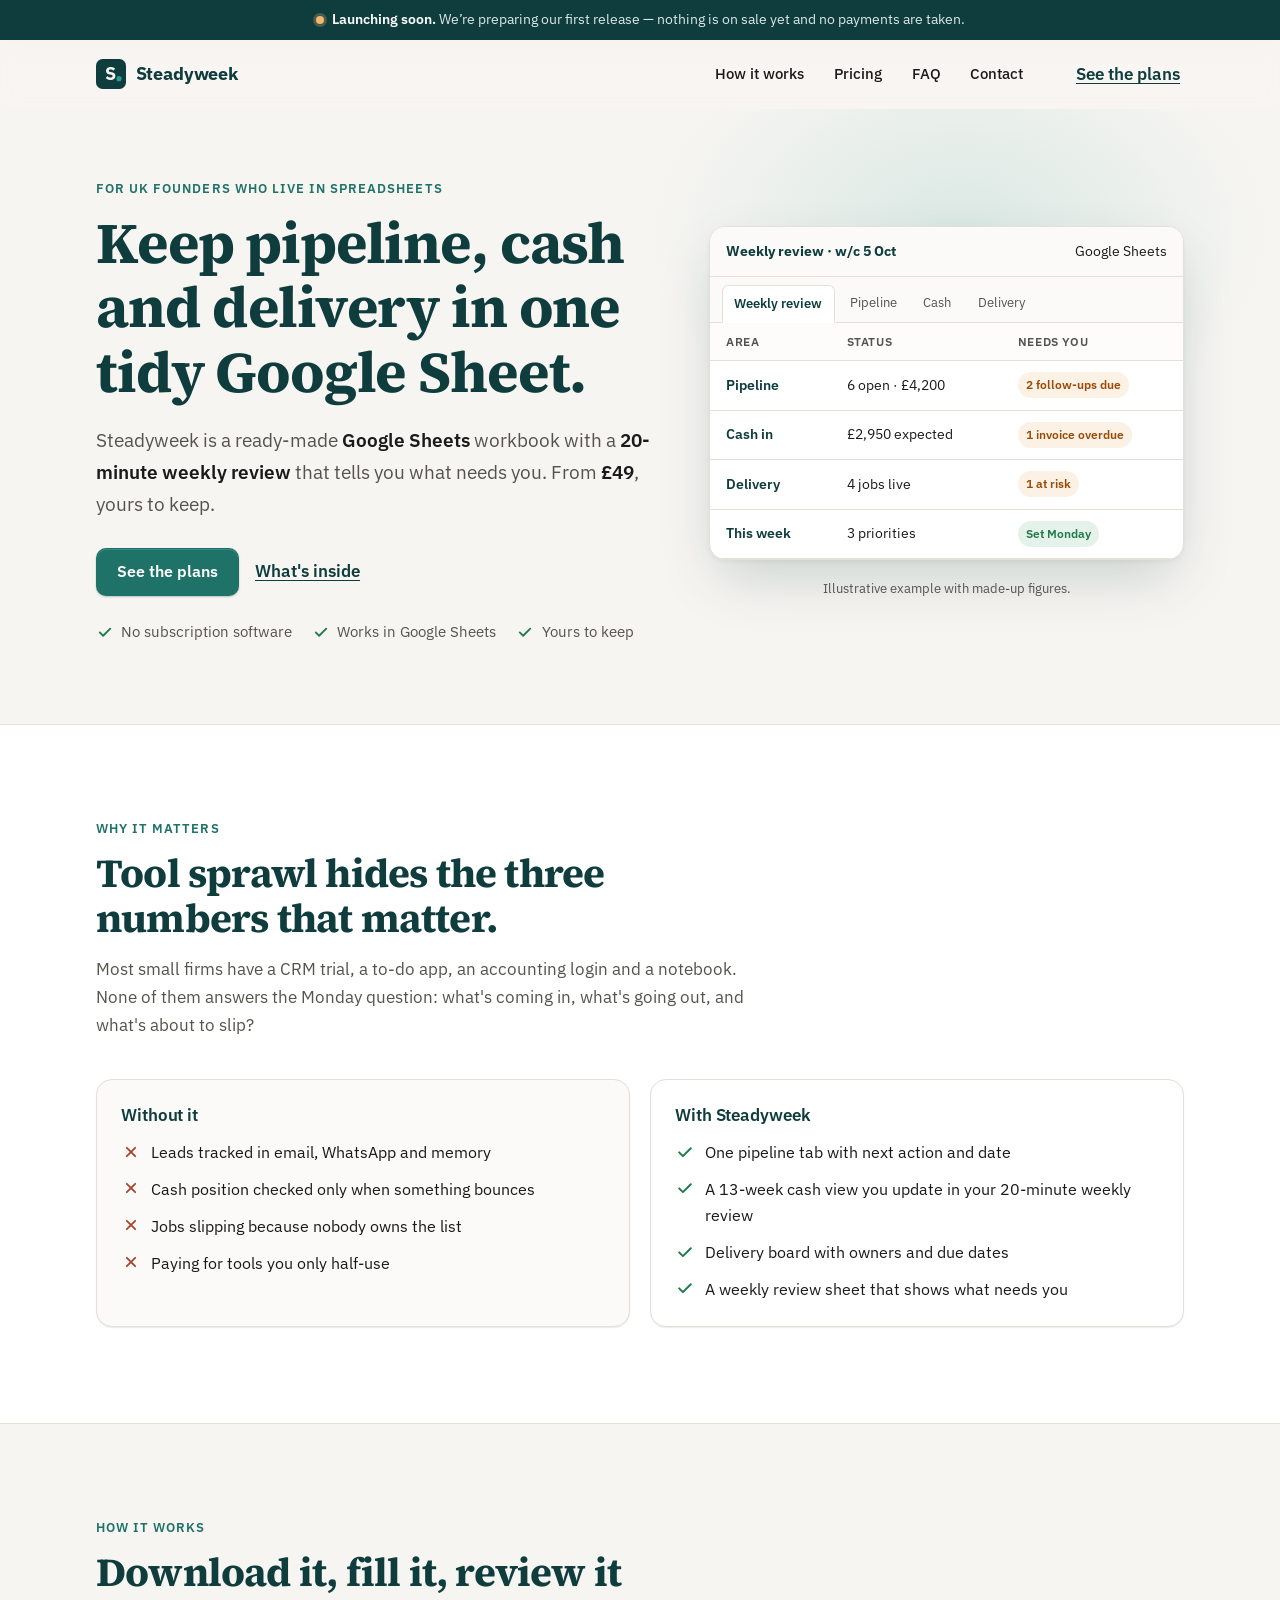
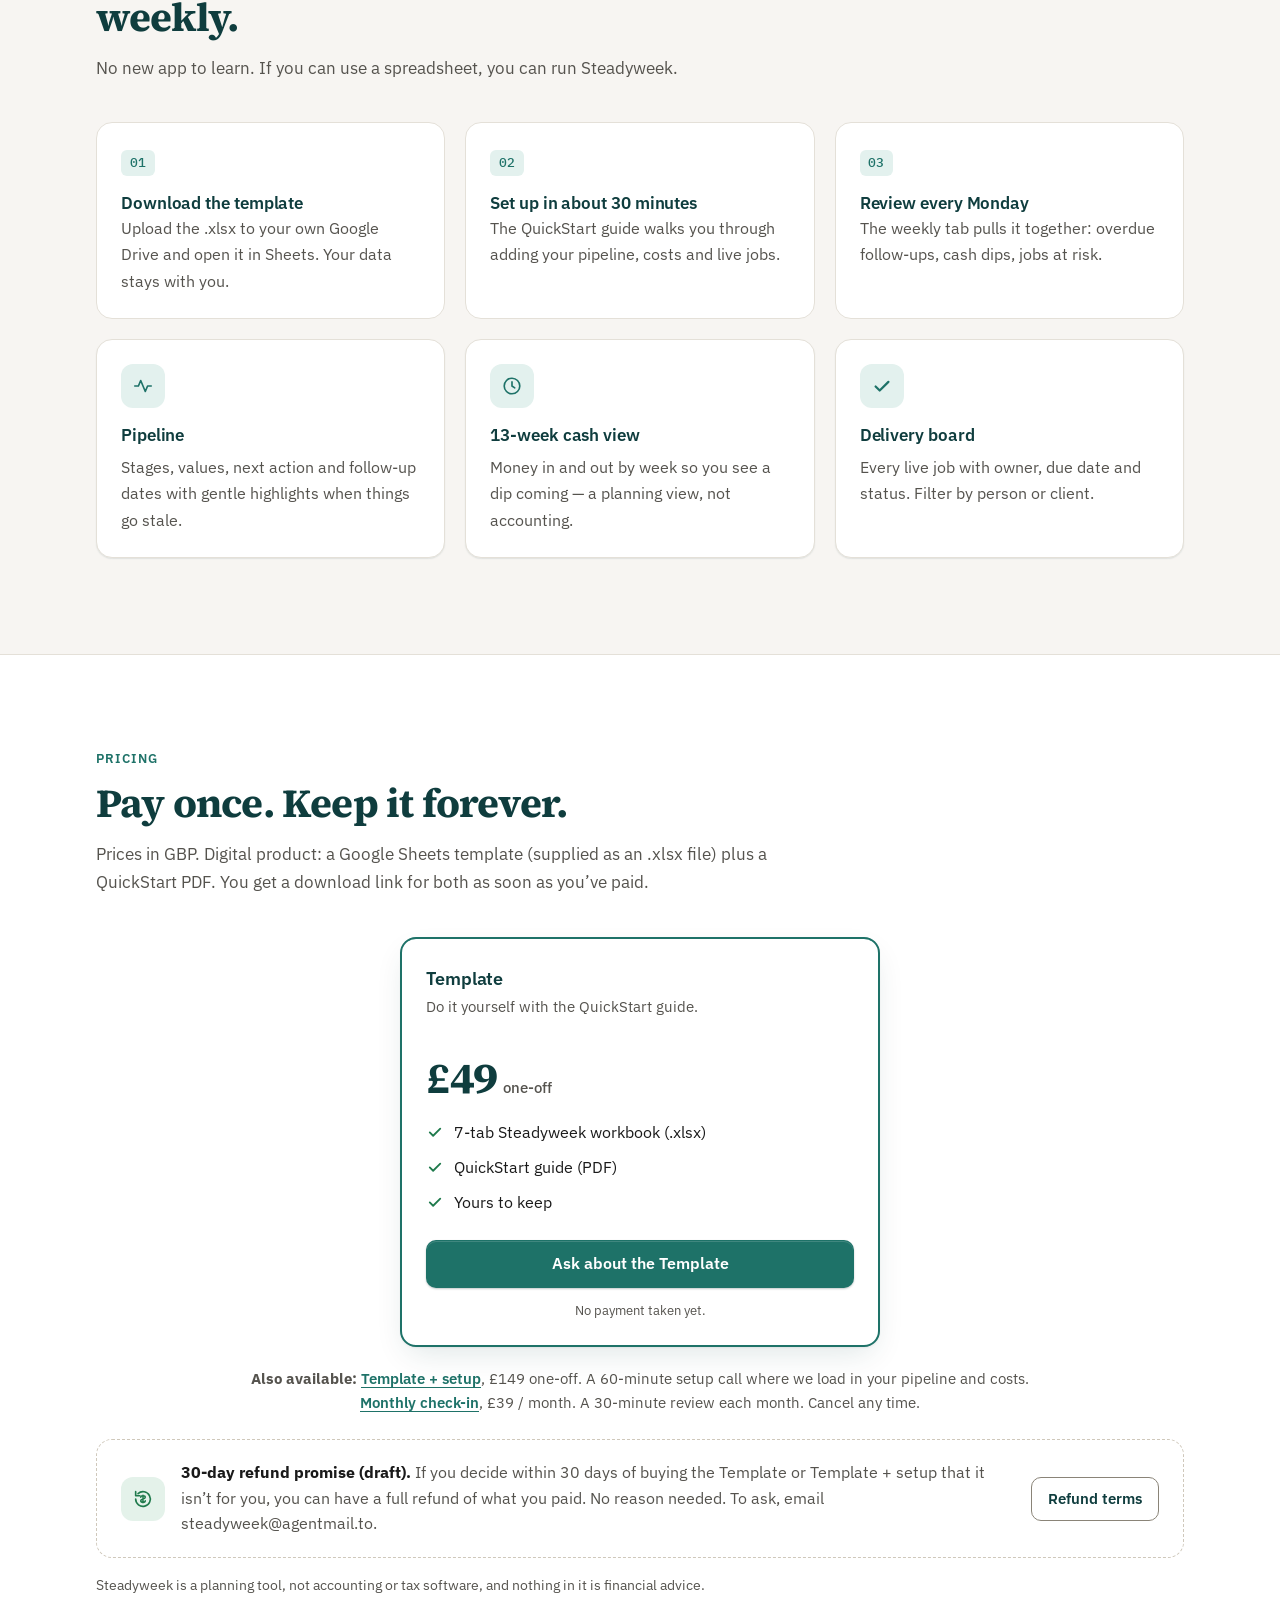
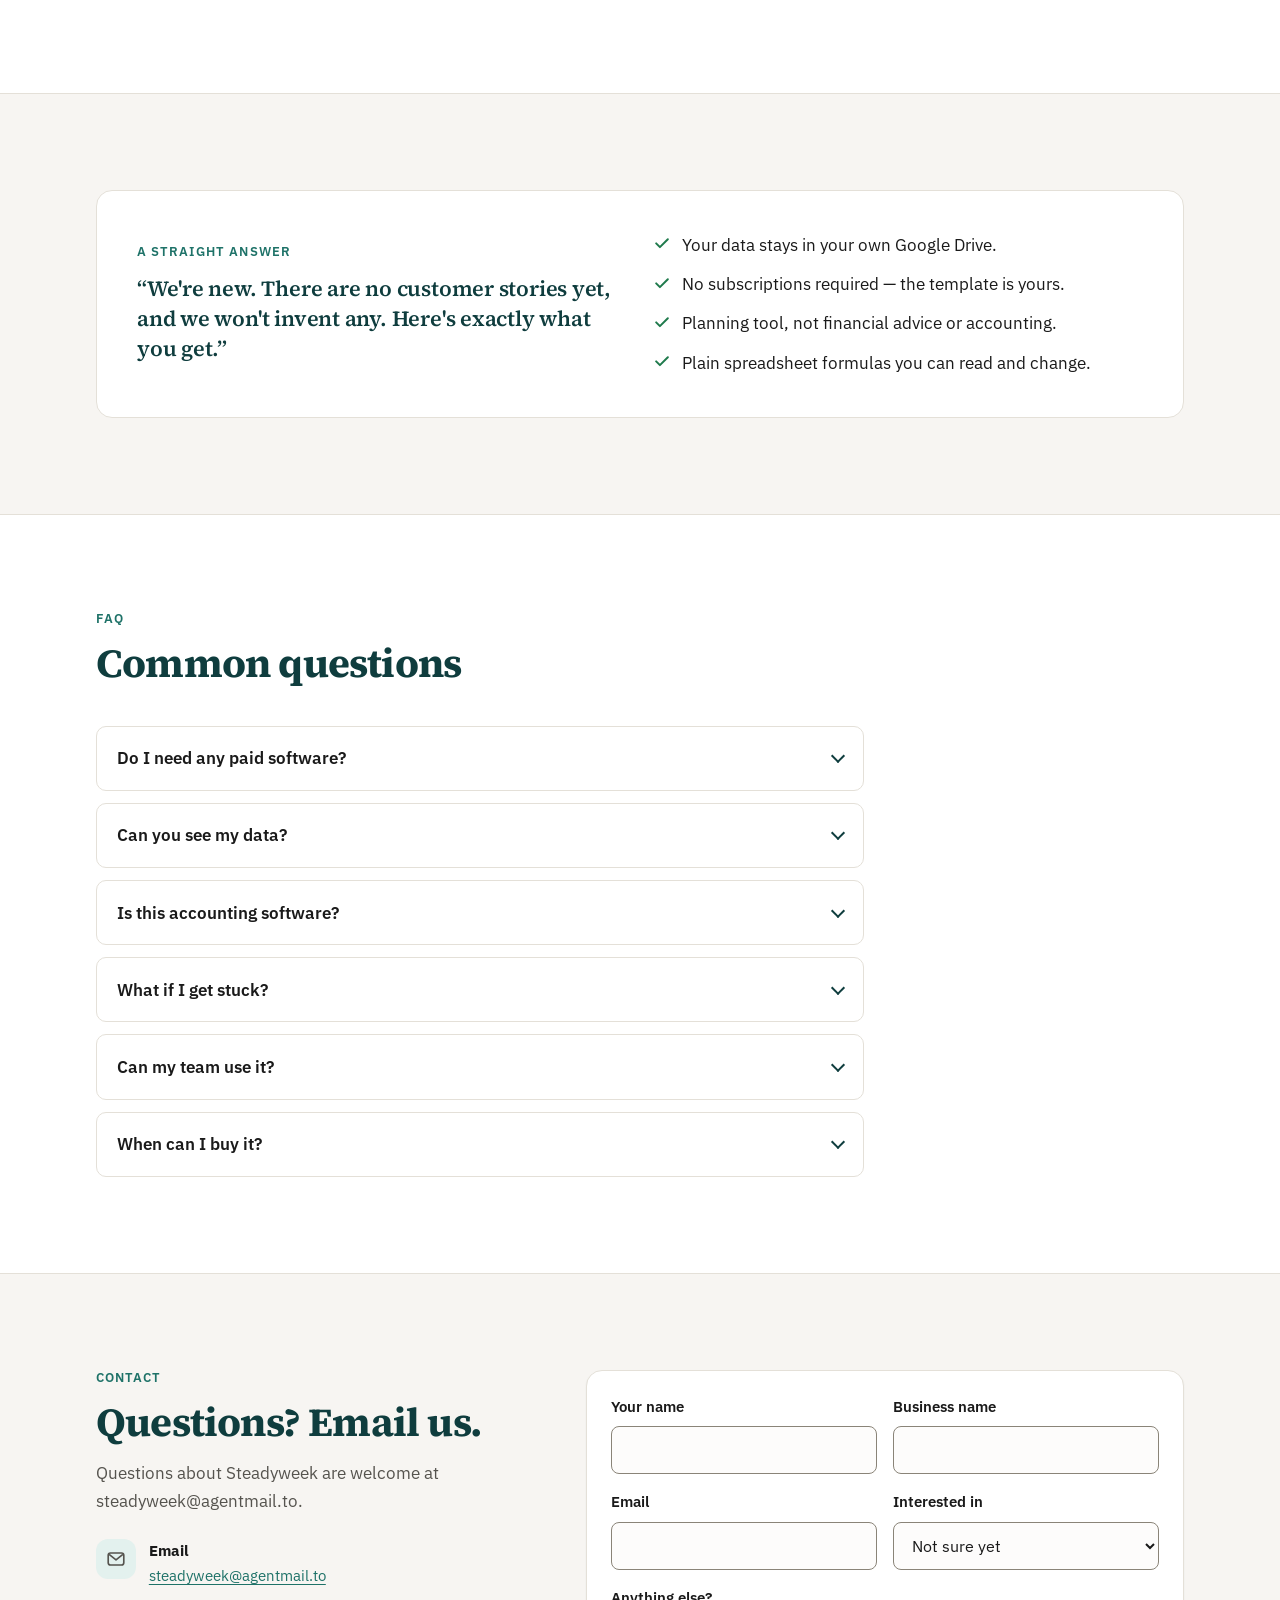
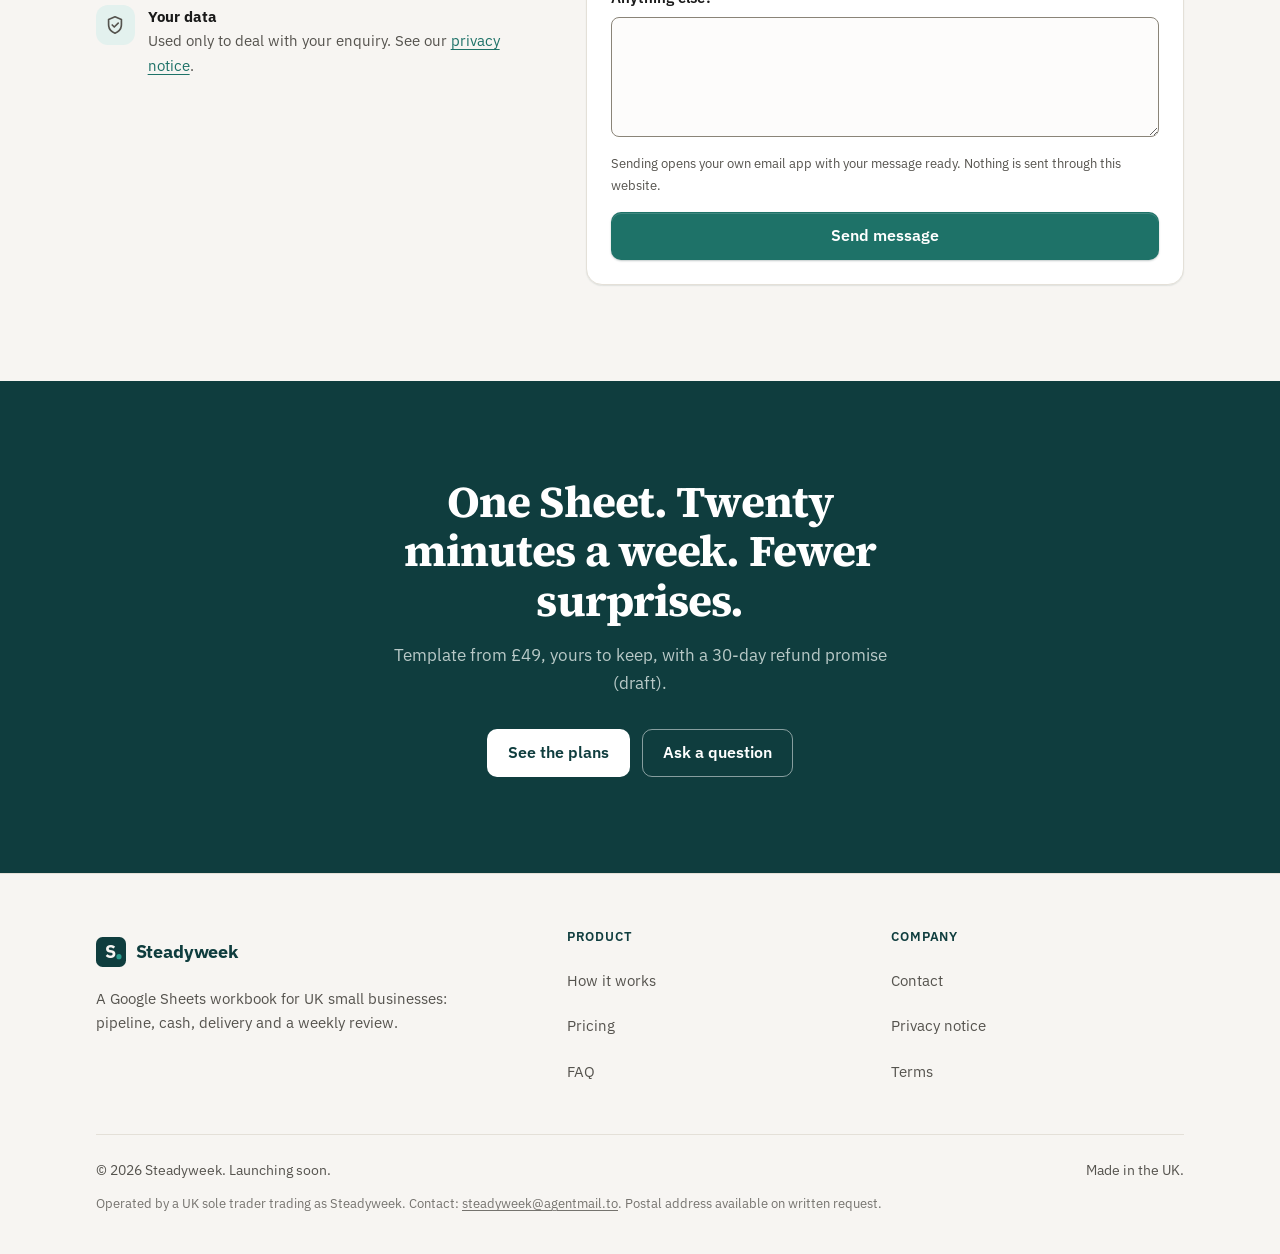
<file: index.html>
<!doctype html>
<html lang="en-GB">
<head>
  <meta charset="utf-8">
  <meta name="viewport" content="width=device-width, initial-scale=1">
  <meta http-equiv="Content-Security-Policy" content="default-src 'self'; img-src 'self' data: https://localreplyloop.goatcounter.com; style-src 'self'; script-src 'self'; font-src 'self'; connect-src 'self'; form-action 'self'; base-uri 'self'; object-src 'none'">
  <meta name="referrer" content="strict-origin-when-cross-origin">
  <title>Steadyweek — pipeline, cash and delivery in one Google Sheet</title>
  <meta name="description" content="One Google Sheet for your pipeline, cash, delivery and a 20-minute weekly review. Built for UK micro-businesses. No new software, no lock-in.">
  <meta name="theme-color" content="#0F3D3E">
  <meta property="og:type" content="website">
  <meta property="og:title" content="Steadyweek — pipeline, cash and delivery in one Google Sheet">
  <meta property="og:description" content="One Google Sheet for your pipeline, cash, delivery and a 20-minute weekly review. Built for UK micro-businesses. No new software, no lock-in.">
  <meta property="og:image" content="https://evanturner557-del.github.io/steadyweek/assets/og.png">
  <meta property="og:image:width" content="1200">
  <meta property="og:image:height" content="630">
  <meta property="og:image:alt" content="Steadyweek logo with the headline: Keep pipeline, cash and delivery in one tidy Google Sheet.">
  <meta property="og:site_name" content="Steadyweek">
  <meta property="og:locale" content="en_GB">
  <meta property="og:url" content="https://evanturner557-del.github.io/steadyweek/">
  <meta name="twitter:card" content="summary_large_image">
  <meta name="twitter:title" content="Steadyweek — pipeline, cash and delivery in one Google Sheet">
  <meta name="twitter:description" content="One Google Sheet for your pipeline, cash, delivery and a 20-minute weekly review. Built for UK micro-businesses. No new software, no lock-in.">
  <meta name="twitter:image" content="https://evanturner557-del.github.io/steadyweek/assets/og.png">
  <meta name="twitter:image:alt" content="Steadyweek logo with the headline: Keep pipeline, cash and delivery in one tidy Google Sheet.">
  <link rel="canonical" href="https://evanturner557-del.github.io/steadyweek/">
  <link rel="icon" href="assets/favicon.svg" type="image/svg+xml">
  <link rel="preload" href="_shared/fonts/source-serif-4-latin-700-normal.woff2" as="font" type="font/woff2" crossorigin>
  <link rel="preload" href="_shared/fonts/ibm-plex-sans-latin-400-normal.woff2" as="font" type="font/woff2" crossorigin>
  <link rel="stylesheet" href="_shared/kit.css">
  <link rel="stylesheet" href="assets/site.css">
  <script src="assets/config.js"></script>
  <script src="assets/analytics.js" defer></script>
  <script src="_shared/kit.js" defer></script>
  <script type="application/ld+json">{"@context": "https://schema.org", "@type": "Organization", "name": "Steadyweek", "url": "https://evanturner557-del.github.io/steadyweek/", "logo": "https://evanturner557-del.github.io/steadyweek/assets/favicon.svg", "description": "One Google Sheet for your pipeline, cash, delivery and a 20-minute weekly review. Built for UK micro-businesses. No new software, no lock-in."}</script>
</head>
<body>
<svg width="0" height="0" aria-hidden="true" focusable="false" class="x-s5">
  <symbol id="i-check" viewBox="0 0 24 24"><path d="m5 12.5 4.5 4.5L19 7.5" fill="none" stroke="currentColor" stroke-width="2.4" stroke-linecap="round" stroke-linejoin="round"/></symbol>
  <symbol id="i-x" viewBox="0 0 24 24"><path d="M7 7l10 10M17 7 7 17" fill="none" stroke="currentColor" stroke-width="2.2" stroke-linecap="round"/></symbol>
  <symbol id="i-star" viewBox="0 0 24 24"><path d="m12 2.8 2.8 5.9 6.4.8-4.7 4.4 1.2 6.4L12 17.2l-5.7 3.1 1.2-6.4-4.7-4.4 6.4-.8z" fill="currentColor"/></symbol>
  <symbol id="i-chat" viewBox="0 0 24 24"><path d="M4 6.5A2.5 2.5 0 0 1 6.5 4h11A2.5 2.5 0 0 1 20 6.5v7a2.5 2.5 0 0 1-2.5 2.5H11l-4.5 4v-4A2.5 2.5 0 0 1 4 13.5z" fill="none" stroke="currentColor" stroke-width="1.8" stroke-linejoin="round"/></symbol>
  <symbol id="i-shield" viewBox="0 0 24 24"><path d="M12 3 5 6v5.5c0 4.3 3 7.9 7 9.5 4-1.6 7-5.2 7-9.5V6z" fill="none" stroke="currentColor" stroke-width="1.8" stroke-linejoin="round"/><path d="m9 12 2.2 2.2L15.5 10" fill="none" stroke="currentColor" stroke-width="1.8" stroke-linecap="round" stroke-linejoin="round"/></symbol>
  <symbol id="i-pin" viewBox="0 0 24 24"><path d="M12 21s-6.5-5.6-6.5-11a6.5 6.5 0 0 1 13 0c0 5.4-6.5 11-6.5 11z" fill="none" stroke="currentColor" stroke-width="1.8"/><circle cx="12" cy="10" r="2.3" fill="none" stroke="currentColor" stroke-width="1.8"/></symbol>
  <symbol id="i-pulse" viewBox="0 0 24 24"><path d="M3 12h4l2.5-6 5 12 2.5-6h4" fill="none" stroke="currentColor" stroke-width="1.8" stroke-linecap="round" stroke-linejoin="round"/></symbol>
  <symbol id="i-user" viewBox="0 0 24 24"><circle cx="12" cy="8.5" r="3.5" fill="none" stroke="currentColor" stroke-width="1.8"/><path d="M5 20c.8-3.6 3.6-5.5 7-5.5s6.2 1.9 7 5.5" fill="none" stroke="currentColor" stroke-width="1.8" stroke-linecap="round"/></symbol>
  <symbol id="i-cross" viewBox="0 0 24 24"><rect x="4" y="4" width="16" height="16" rx="4" fill="none" stroke="currentColor" stroke-width="1.8"/><path d="M12 8.5v7M8.5 12h7" stroke="currentColor" stroke-width="1.8" stroke-linecap="round"/></symbol>
  <symbol id="i-mail" viewBox="0 0 24 24"><rect x="3.5" y="5.5" width="17" height="13" rx="2.5" fill="none" stroke="currentColor" stroke-width="1.8"/><path d="m4.5 7 7.5 6 7.5-6" fill="none" stroke="currentColor" stroke-width="1.8" stroke-linejoin="round"/></symbol>
  <symbol id="i-clock" viewBox="0 0 24 24"><circle cx="12" cy="12" r="8.5" fill="none" stroke="currentColor" stroke-width="1.8"/><path d="M12 7.5V12l3 2" fill="none" stroke="currentColor" stroke-width="1.8" stroke-linecap="round"/></symbol>
  <symbol id="i-info" viewBox="0 0 24 24"><circle cx="12" cy="12" r="9" fill="none" stroke="currentColor" stroke-width="2"/><path d="M12 11v5.5M12 7.6v.1" stroke="currentColor" stroke-width="2.2" stroke-linecap="round"/></symbol>
  <symbol id="i-refund" viewBox="0 0 24 24"><path d="M4 12a8 8 0 1 0 2.6-5.9M4 4v4.5h4.5" fill="none" stroke="currentColor" stroke-width="1.8" stroke-linecap="round" stroke-linejoin="round"/><path d="M12 8v8M9.5 10.2c0-1 1.1-1.7 2.5-1.7s2.5.7 2.5 1.7c0 2.3-5 1.3-5 3.6 0 1 1.1 1.7 2.5 1.7s2.5-.7 2.5-1.7" fill="none" stroke="currentColor" stroke-width="1.6" stroke-linecap="round"/></symbol>
  <symbol id="i-menu" viewBox="0 0 24 24"><path d="M4 7h16M4 12h16M4 17h16" stroke="currentColor" stroke-width="2" stroke-linecap="round"/></symbol>
</svg>
<a class="skip-link" href="#main">Skip to content</a>
<div class="announce" role="region" aria-label="Site notice"><div class="container"><span class="dot" aria-hidden="true"></span><span><strong>Launching soon.</strong> We’re preparing our first release — nothing is on sale yet and no payments are taken.</span></div></div>
<header class="site-header">
  <div class="container">
    <a class="brand" href="./"><svg viewBox="0 0 64 64" aria-hidden="true"><rect width="64" height="64" rx="14" fill="#0F3D3E"/><text x="30" y="45" text-anchor="middle" font-family="Source Serif 4, Georgia, serif" font-weight="700" font-size="38" fill="#F7F5F2">S</text><circle cx="49" cy="42" r="5.5" fill="#2A9D8F"/></svg>Steadyweek</a>
    <nav class="nav" aria-label="Primary"><a href="#how">How it works</a><a href="#pricing">Pricing</a><a href="#faq">FAQ</a><a href="#contact">Contact</a></nav>
    <a class="header-cta header-link" href="#pricing" data-cta="header">See the plans</a>
    <button class="nav-toggle" type="button" aria-controls="mobile-nav" aria-expanded="false" aria-label="Open menu"><svg aria-hidden="true"><use href="#i-menu"/></svg></button>
  </div>
  <nav class="mobile-nav" id="mobile-nav" aria-label="Mobile"><a href="#how">How it works</a><a href="#pricing">Pricing</a><a href="#faq">FAQ</a><a href="#contact">Contact</a><a href="#pricing" data-cta="mobile-nav">See the plans</a></nav>
</header>
<main id="main">
  <section class="hero">
    <div class="container hero__grid">
      <div>
        <span class="eyebrow">For UK founders who live in spreadsheets</span>
        <h1>Keep pipeline, cash and delivery in one tidy Google Sheet.</h1>
        <p class="lede">Steadyweek is a ready-made <strong>Google Sheets</strong> workbook with a <strong>20-minute weekly review</strong> that tells you what needs you. From <strong>£49</strong>, yours to keep.</p>
        <div class="btn-row">
          <a class="btn btn--primary" href="#pricing" data-cta="hero">See the plans</a>
          <a class="text-link" href="#how" data-cta="hero-secondary">What&#x27;s inside</a>
        </div>
        <ul class="assurances"><li><svg aria-hidden="true"><use href="#i-check"/></svg>No subscription software</li><li><svg aria-hidden="true"><use href="#i-check"/></svg>Works in Google Sheets</li><li><svg aria-hidden="true"><use href="#i-check"/></svg>Yours to keep</li></ul>
      </div>
      <figure class="mock x-s6" aria-label="Illustrative example of the weekly review sheet">
        <div class="sheet"><div class="sheet__head"><b>Weekly review · w/c 5 Oct</b><span>Google Sheets</span></div>
          <div class="sheet__tabs"><span class="on">Weekly review</span><span>Pipeline</span><span>Cash</span><span>Delivery</span></div>
          <table><thead><tr><th scope="col">Area</th><th scope="col">Status</th><th scope="col">Needs you</th></tr></thead><tbody><tr><td>Pipeline</td><td>6 open · £4,200</td><td><span class="flag">2 follow-ups due</span></td></tr><tr><td>Cash in</td><td>£2,950 expected</td><td><span class="flag">1 invoice overdue</span></td></tr><tr><td>Delivery</td><td>4 jobs live</td><td><span class="flag">1 at risk</span></td></tr><tr><td>This week</td><td>3 priorities</td><td><span class="flag flag--ok">Set Monday</span></td></tr></tbody></table></div><figcaption class="mock__caption">Illustrative example with made-up figures.</figcaption></figure>
    </div>
  </section>
  <section class="section section--tint" id="why">
    <div class="container">
      <div class="section-head"><span class="eyebrow">Why it matters</span><h2>Tool sprawl hides the three numbers that matter.</h2><p>Most small firms have a CRM trial, a to-do app, an accounting login and a notebook. None of them answers the Monday question: what&#x27;s coming in, what&#x27;s going out, and what&#x27;s about to slip?</p></div>
      <div class="contrast">
        <div class="card card--before"><h3>Without it</h3><ul><li><svg class="x" aria-hidden="true"><use href="#i-x"/></svg>Leads tracked in email, WhatsApp and memory</li><li><svg class="x" aria-hidden="true"><use href="#i-x"/></svg>Cash position checked only when something bounces</li><li><svg class="x" aria-hidden="true"><use href="#i-x"/></svg>Jobs slipping because nobody owns the list</li><li><svg class="x" aria-hidden="true"><use href="#i-x"/></svg>Paying for tools you only half-use</li></ul></div>
        <div class="card"><h3>With Steadyweek</h3><ul><li><svg class="ok" aria-hidden="true"><use href="#i-check"/></svg>One pipeline tab with next action and date</li><li><svg class="ok" aria-hidden="true"><use href="#i-check"/></svg>A 13-week cash view you update in your 20-minute weekly review</li><li><svg class="ok" aria-hidden="true"><use href="#i-check"/></svg>Delivery board with owners and due dates</li><li><svg class="ok" aria-hidden="true"><use href="#i-check"/></svg>A weekly review sheet that shows what needs you</li></ul></div>
      </div>
    </div>
  </section>
  <section class="section" id="how">
    <div class="container">
      <div class="section-head"><span class="eyebrow">How it works</span><h2>Download it, fill it, review it weekly.</h2><p>No new app to learn. If you can use a spreadsheet, you can run Steadyweek.</p></div>
      <div class="steps"><div class="step"><span class="step__n">01</span><h3>Download the template</h3><p>Upload the .xlsx to your own Google Drive and open it in Sheets. Your data stays with you.</p></div><div class="step"><span class="step__n">02</span><h3>Set up in about 30 minutes</h3><p>The QuickStart guide walks you through adding your pipeline, costs and live jobs.</p></div><div class="step"><span class="step__n">03</span><h3>Review every Monday</h3><p>The weekly tab pulls it together: overdue follow-ups, cash dips, jobs at risk.</p></div></div>
      <div class="grid grid--3 x-s7"><div class="card"><div class="icon"><svg aria-hidden="true"><use href="#i-pulse"/></svg></div><h3>Pipeline</h3><p>Stages, values, next action and follow-up dates with gentle highlights when things go stale.</p></div><div class="card"><div class="icon"><svg aria-hidden="true"><use href="#i-clock"/></svg></div><h3>13-week cash view</h3><p>Money in and out by week so you see a dip coming — a planning view, not accounting.</p></div><div class="card"><div class="icon"><svg aria-hidden="true"><use href="#i-check"/></svg></div><h3>Delivery board</h3><p>Every live job with owner, due date and status. Filter by person or client.</p></div></div>
    </div>
  </section>
  <section class="section section--tint" id="pricing">
    <div class="container">
      <div class="section-head"><span class="eyebrow">Pricing</span><h2>Pay once. Keep it forever.</h2><p>Prices in GBP. Digital product: a Google Sheets template (supplied as an .xlsx file) plus a QuickStart PDF. You get a download link for both as soon as you’ve paid.</p></div>
      <div class="pricing pricing--single"><article class="tier tier--featured"><h3>Template</h3><p class="tier__for">Do it yourself with the QuickStart guide.</p>
          <p class="price"><b>£49</b><span>one-off</span></p><ul class="checks"><li><svg aria-hidden="true"><use href="#i-check"/></svg>7-tab Steadyweek workbook (.xlsx)</li><li><svg aria-hidden="true"><use href="#i-check"/></svg>QuickStart guide (PDF)</li><li><svg aria-hidden="true"><use href="#i-check"/></svg>Yours to keep</li></ul><div class="cta-wrap"><a class="btn btn--primary btn--block" href="#contact" data-cta="enquire" data-plan="template">Ask about the Template</a><p class="sub">No payment taken yet.</p></div></article></div>
      <p class="tier-more"><strong>Also available:</strong> <a href="#contact" data-cta="enquire-more" data-plan="setup">Template + setup</a>, £149 one-off. A 60-minute setup call where we load in your pipeline and costs.<br><a href="#contact" data-cta="enquire-more" data-plan="checkin">Monthly check-in</a>, £39 / month. A 30-minute review each month. Cancel any time.</p>
      <div class="guarantee"><div class="icon"><svg aria-hidden="true"><use href="#i-refund"/></svg></div><p><strong>30-day refund promise <span data-draft="refund">(draft)</span>.</strong> If you decide within 30 days of buying the Template or Template + setup that it isn’t for you, you can have a full refund of what you paid. No reason needed. To ask, email steadyweek@agentmail.to.</p><a class="btn btn--ghost btn--sm" href="terms.html#refunds">Refund terms</a></div>
      <p class="fineprint">Steadyweek is a planning tool, not accounting or tax software, and nothing in it is financial advice.</p>
    </div>
  </section>
  <section class="section" id="honest">
    <div class="container"><div class="note-card"><div><span class="eyebrow">A straight answer</span><blockquote>“We&#x27;re new. There are no customer stories yet, and we won&#x27;t invent any. Here&#x27;s exactly what you get.”</blockquote></div><ul class="promise-list"><li><svg aria-hidden="true"><use href="#i-check"/></svg><span>Your data stays in your own Google Drive.</span></li><li><svg aria-hidden="true"><use href="#i-check"/></svg><span>No subscriptions required — the template is yours.</span></li><li><svg aria-hidden="true"><use href="#i-check"/></svg><span>Planning tool, not financial advice or accounting.</span></li><li><svg aria-hidden="true"><use href="#i-check"/></svg><span>Plain spreadsheet formulas you can read and change.</span></li></ul></div></div>
  </section>
  <section class="section section--tint" id="faq">
    <div class="container"><div class="section-head"><span class="eyebrow">FAQ</span><h2>Common questions</h2></div><div class="faq"><details><summary>Do I need any paid software?</summary><p>No. Steadyweek is built for Google Sheets, which is free with a Google account. The file is a standard .xlsx, but we haven’t tested it in Microsoft Excel yet, so we don’t promise that it works there.</p></details><details><summary>Can you see my data?</summary><p>No. You keep the template on your own computer or in your own Google Drive. We never have access unless you share it with us for a setup call.</p></details><details><summary>Is this accounting software?</summary><p>No. It&#x27;s a planning and weekly-review tool. Keep your bookkeeping in your accounting software and your accountant in the loop.</p></details><details><summary>What if I get stuck?</summary><p>The QuickStart guide covers the basics, and the setup tier includes a live call. If a file doesn’t work as described, you’re entitled to have it fixed or replaced, or to a refund, as set out in our terms.</p></details><details><summary>Can my team use it?</summary><p>Yes. Share the Sheet with whoever needs it, using Google&#x27;s normal sharing settings.</p></details><details><summary>When can I buy it?</summary><p>We’re finishing the first version. Ordering opens at launch, and this page will be updated as soon as it does. No payment is taken today.</p></details></div></div>
  </section>
<section class="section" id="contact">
    <div class="container contact-grid">
      <div>
        <span class="eyebrow">Contact</span>
        <h2 class="x-s8">Questions? Email us.</h2>
        <p class="x-s9">Questions about Steadyweek are welcome at steadyweek@agentmail.to.</p>
        <ul class="contact-points"><li><span class="icon" aria-hidden="true"><svg><use href="#i-mail"/></svg></span><span><b>Email</b><a href="mailto:steadyweek@agentmail.to">steadyweek@agentmail.to</a></span></li>
          <li><span class="icon" aria-hidden="true"><svg><use href="#i-shield"/></svg></span><span><b>Your data</b>Used only to deal with your enquiry. See our <a href="privacy.html">privacy notice</a>.</span></li></ul>
      </div>
      <form class="form" data-contact data-email="steadyweek@agentmail.to" data-subject="Steadyweek enquiry" novalidate>
        <div class="row-2">
          <div class="field"><label for="f-name">Your name</label><input id="f-name" name="name" autocomplete="name" required></div>
          <div class="field"><label for="f-business">Business name</label><input id="f-business" name="business" autocomplete="organization" required></div>
        </div>
        <div class="row-2">
          <div class="field"><label for="f-email">Email</label><input id="f-email" name="email" type="email" autocomplete="email" required></div>
          <div class="field"><label for="f-plan">Interested in</label><select id="f-plan" name="plan"><option value="">Not sure yet</option><option value="template">Template (£49)</option><option value="setup">Template + setup (£149)</option><option value="checkin">Monthly check-in (£39)</option></select></div>
        </div>
        <div class="field"><label for="f-message">Anything else?</label><textarea id="f-message" name="message"></textarea></div>
        <p class="hint">Sending opens your own email app with your message ready. Nothing is sent through this website.</p>
        <button class="btn btn--primary" type="submit">Send message</button>
        <p class="form-status" role="status" aria-live="polite"></p>
      </form>
    </div>
  </section>
  <section class="section section--ink">
    <div class="container final-cta"><h2>One Sheet. Twenty minutes a week. Fewer surprises.</h2><p>Template from £49, yours to keep, with a 30-day refund promise (draft).</p>
      <div class="btn-row"><a class="btn btn--light" href="#pricing" data-cta="final">See the plans</a><a class="btn btn--outline-light" href="#contact" data-cta="final-contact">Ask a question</a></div></div>
  </section>
</main>
<footer class="site-footer">
  <div class="container">
    <div class="footer-grid">
      <div><a class="brand" href="./"><svg viewBox="0 0 64 64" aria-hidden="true"><rect width="64" height="64" rx="14" fill="#0F3D3E"/><text x="30" y="45" text-anchor="middle" font-family="Source Serif 4, Georgia, serif" font-weight="700" font-size="38" fill="#F7F5F2">S</text><circle cx="49" cy="42" r="5.5" fill="#2A9D8F"/></svg>Steadyweek</a><p class="x-s10">A Google Sheets workbook for UK small businesses: pipeline, cash, delivery and a weekly review.</p></div>
      <div><h2>Product</h2><ul><li><a href="#how">How it works</a></li><li><a href="#pricing">Pricing</a></li><li><a href="#faq">FAQ</a></li></ul></div>
      <div><h2>Company</h2><ul><li><a href="#contact">Contact</a></li><li><a href="privacy.html">Privacy notice</a></li><li><a href="terms.html">Terms</a></li></ul></div>
    </div>
    <div class="footer-base"><span>© <span data-year>2026</span> Steadyweek. Launching soon.</span><span>Made in the UK.</span></div>
    <p class="footer-legal">Operated by a UK sole trader trading as Steadyweek. Contact: <a href="mailto:steadyweek@agentmail.to">steadyweek@agentmail.to</a>. Postal address available on written request.</p>
  </div>
</footer>
</body>
</html>
</file>
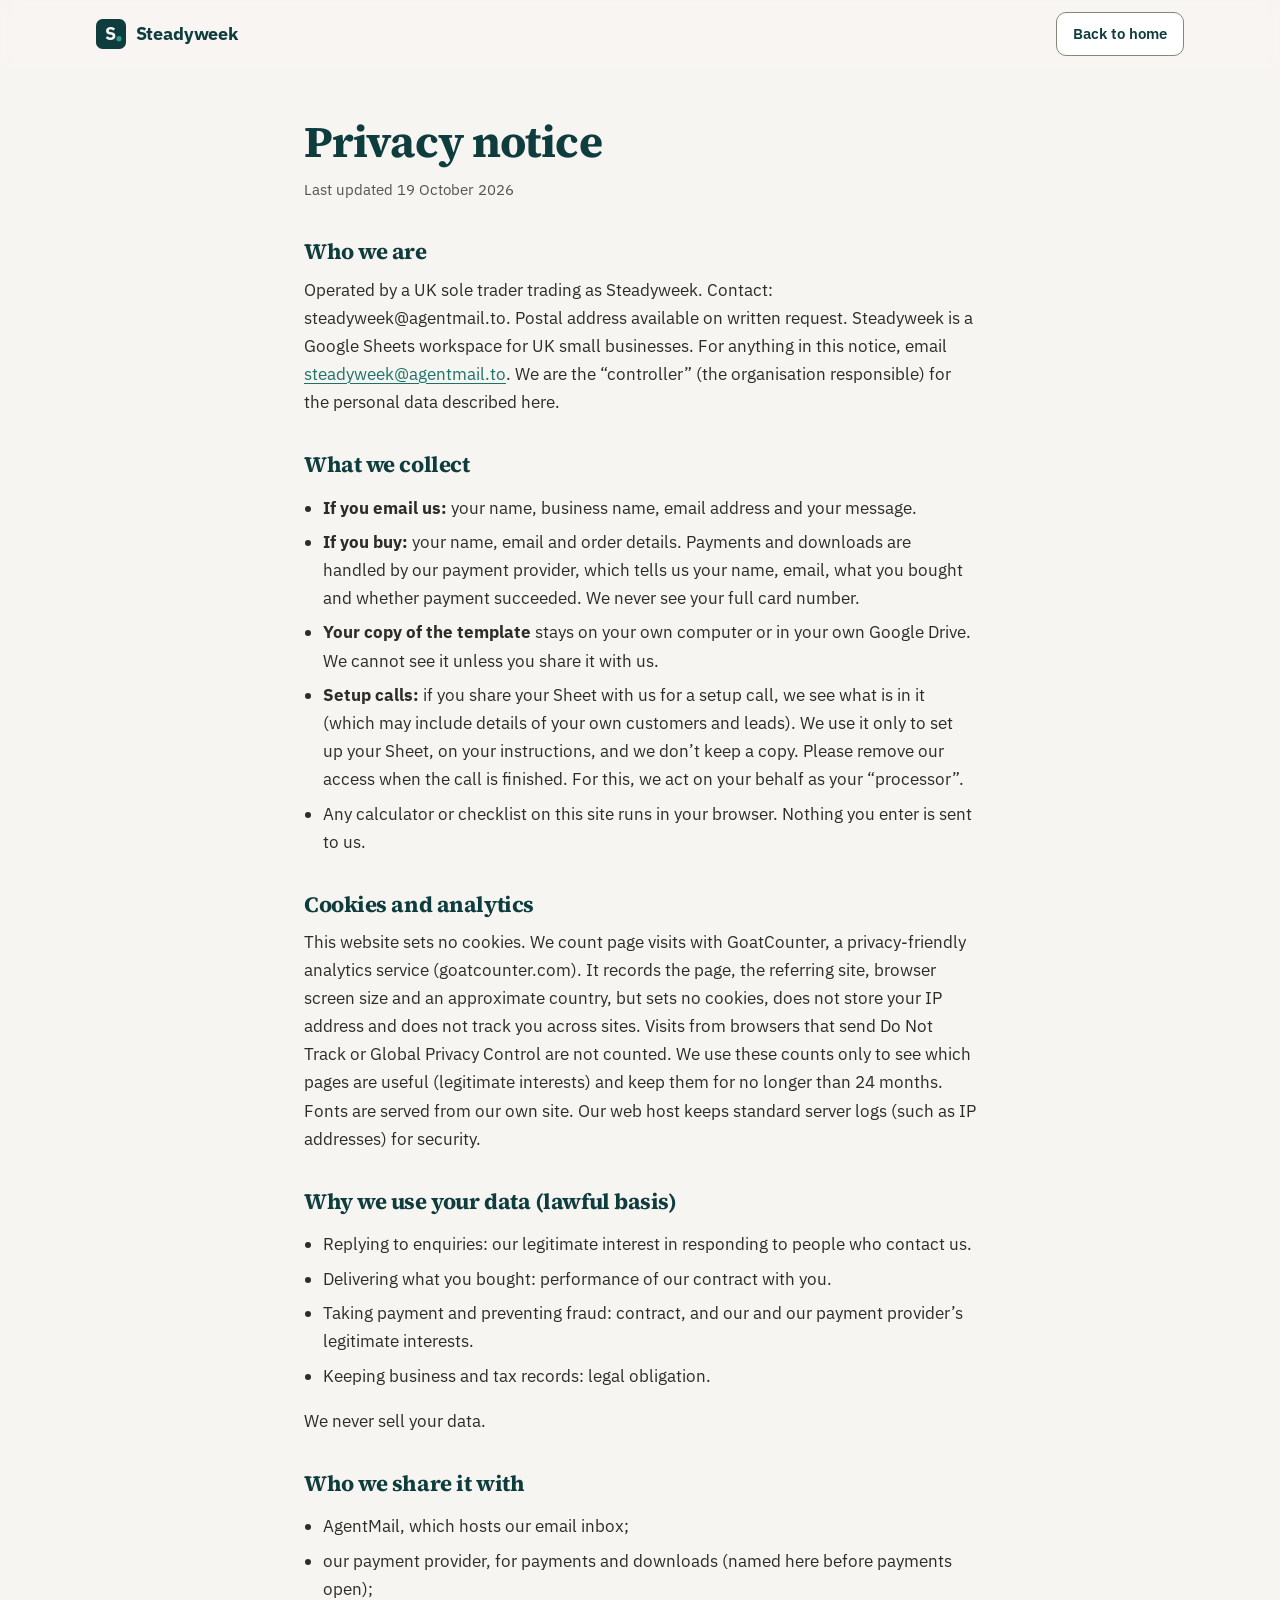
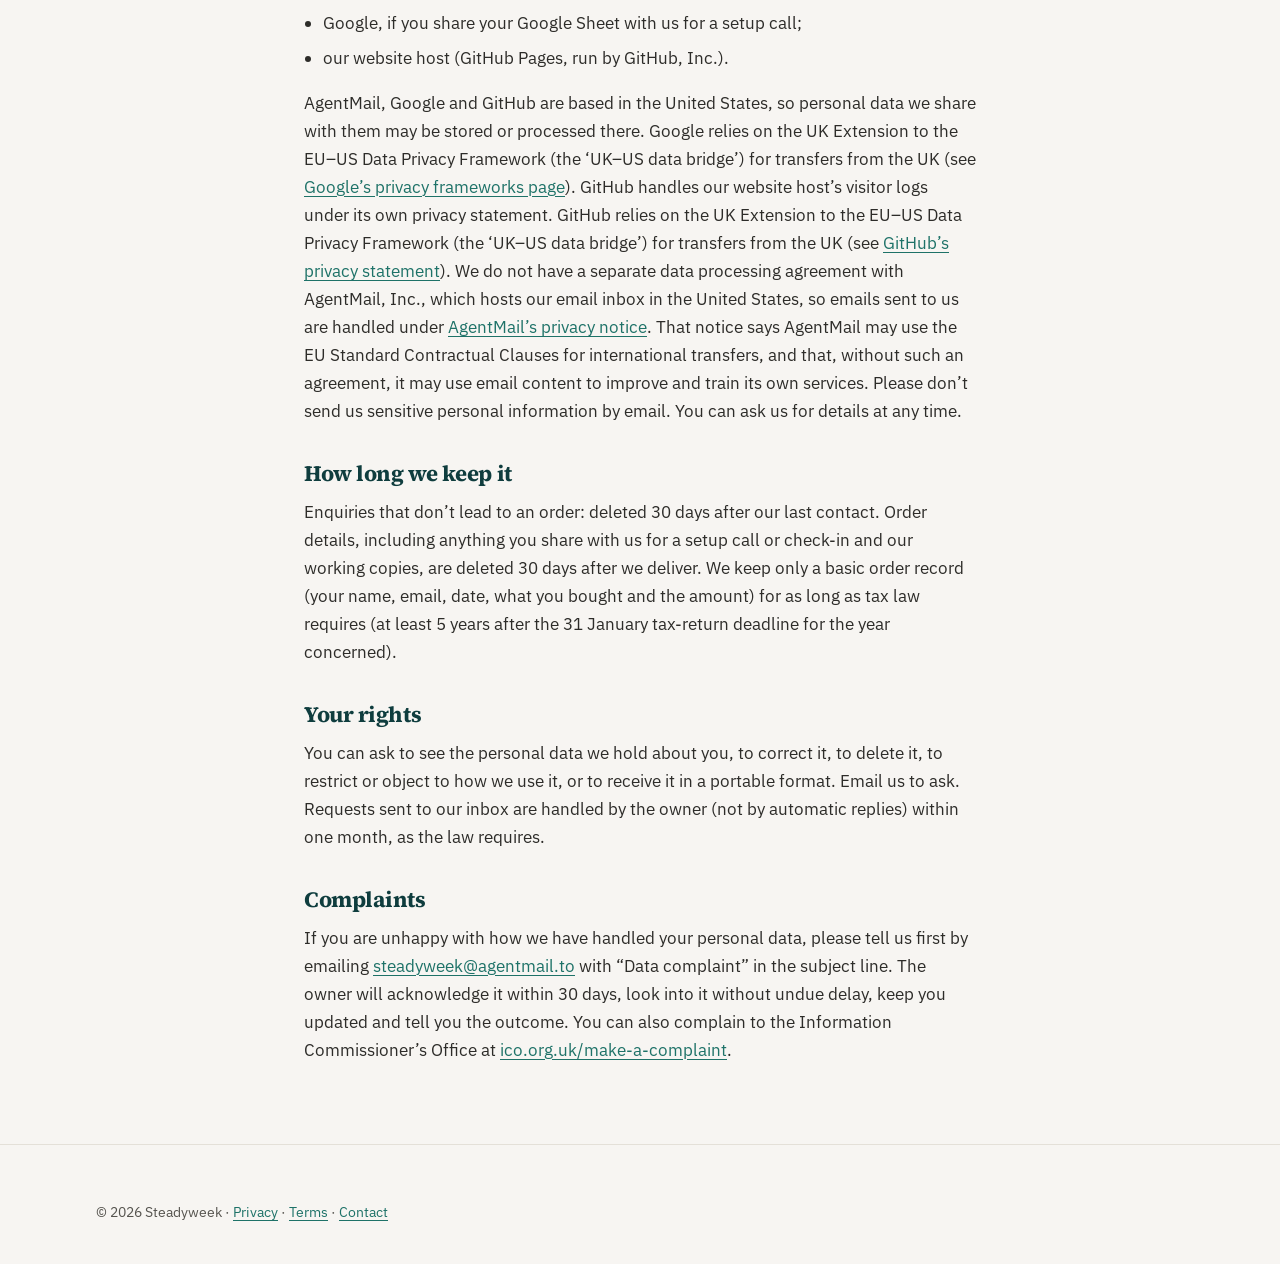
<file: privacy.html>
<!doctype html>
<html lang="en-GB">
<head>
  <meta charset="utf-8">
  <meta name="viewport" content="width=device-width, initial-scale=1">
  <meta http-equiv="Content-Security-Policy" content="default-src 'self'; img-src 'self' data: https://localreplyloop.goatcounter.com; style-src 'self'; script-src 'self'; font-src 'self'; form-action 'self'; base-uri 'self'; object-src 'none'">
  <meta name="referrer" content="strict-origin-when-cross-origin">
  <title>Privacy notice — Steadyweek</title>
  <meta name="description" content="How Steadyweek handles your data: what we collect, why, how long we keep it and your rights under UK GDPR.">
  <meta name="theme-color" content="#0F3D3E">
  <meta property="og:type" content="website">
  <meta property="og:title" content="Privacy notice — Steadyweek">
  <meta property="og:description" content="How Steadyweek handles your data: what we collect, why, how long we keep it and your rights under UK GDPR.">
  <meta property="og:image" content="https://evanturner557-del.github.io/steadyweek/assets/og.png">
  <meta property="og:image:width" content="1200">
  <meta property="og:image:height" content="630">
  <meta property="og:image:alt" content="Steadyweek logo with the headline: Keep pipeline, cash and delivery in one tidy Google Sheet.">
  <meta property="og:site_name" content="Steadyweek">
  <meta property="og:locale" content="en_GB">
  <meta property="og:url" content="https://evanturner557-del.github.io/steadyweek/privacy.html">
  <meta name="twitter:card" content="summary_large_image">
  <meta name="twitter:title" content="Privacy notice — Steadyweek">
  <meta name="twitter:description" content="How Steadyweek handles your data: what we collect, why, how long we keep it and your rights under UK GDPR.">
  <meta name="twitter:image" content="https://evanturner557-del.github.io/steadyweek/assets/og.png">
  <meta name="twitter:image:alt" content="Steadyweek logo with the headline: Keep pipeline, cash and delivery in one tidy Google Sheet.">
  <link rel="canonical" href="https://evanturner557-del.github.io/steadyweek/privacy.html">
  <link rel="icon" href="assets/favicon.svg" type="image/svg+xml">
  <link rel="stylesheet" href="_shared/kit.css">
  <link rel="stylesheet" href="assets/site.css">
  <script src="assets/config.js"></script>
  <script src="assets/analytics.js" defer></script>
  <script src="_shared/kit.js" defer></script>
</head>
<body>
<a class="skip-link" href="#main">Skip to content</a>
<header class="site-header"><div class="container"><a class="brand" href="./"><svg viewBox="0 0 64 64" aria-hidden="true"><rect width="64" height="64" rx="14" fill="#0F3D3E"/><text x="30" y="45" text-anchor="middle" font-family="Source Serif 4, Georgia, serif" font-weight="700" font-size="38" fill="#F7F5F2">S</text><circle cx="49" cy="42" r="5.5" fill="#2A9D8F"/></svg>Steadyweek</a><a class="btn btn--ghost btn--sm x-s1" href="./">Back to home</a></div></header>
<main id="main" class="legal"><div class="container"><h1>Privacy notice</h1><p class="updated">Last updated 19 October 2026</p>
<h2>Who we are</h2>
<p><span>Operated by a UK sole trader trading as Steadyweek. Contact: steadyweek@agentmail.to. Postal address available on written request.</span> Steadyweek is a Google Sheets workspace for UK small businesses. For anything in this notice, email <a href="mailto:steadyweek@agentmail.to">steadyweek@agentmail.to</a>. We are the “controller” (the organisation responsible) for the personal data described here.</p>
<h2>What we collect</h2>
<ul>
  <li><strong>If you email us:</strong> your name, business name, email address and your message.</li>
  <li><strong>If you buy:</strong> your name, email and order details. Payments and downloads are handled by our payment provider, which tells us your name, email, what you bought and whether payment succeeded. We never see your full card number.</li>
  <li><strong>Your copy of the template</strong> stays on your own computer or in your own Google Drive. We cannot see it unless you share it with us.</li>
  <li><strong>Setup calls:</strong> if you share your Sheet with us for a setup call, we see what is in it (which may include details of your own customers and leads). We use it only to set up your Sheet, on your instructions, and we don’t keep a copy. Please remove our access when the call is finished. For this, we act on your behalf as your “processor”.</li>
  <li>Any calculator or checklist on this site runs in your browser. Nothing you enter is sent to us.</li>
</ul>
<h2>Cookies and analytics</h2>
<p>This website sets no cookies. We count page visits with GoatCounter, a privacy-friendly analytics service (goatcounter.com). It records the page, the referring site, browser screen size and an approximate country, but sets no cookies, does not store your IP address and does not track you across sites. Visits from browsers that send Do Not Track or Global Privacy Control are not counted. We use these counts only to see which pages are useful (legitimate interests) and keep them for no longer than 24 months. Fonts are served from our own site. Our web host keeps standard server logs (such as IP addresses) for security.</p>
<h2>Why we use your data (lawful basis)</h2>
<ul>
  <li>Replying to enquiries: our legitimate interest in responding to people who contact us.</li>
  <li>Delivering what you bought: performance of our contract with you.</li>
  <li>Taking payment and preventing fraud: contract, and our and our payment provider’s legitimate interests.</li>
  <li>Keeping business and tax records: legal obligation.</li>
</ul>
<p>We never sell your data.</p>
<h2>Who we share it with</h2>
<ul>
  <li>AgentMail, which hosts our email inbox;</li>
  <li>our payment provider, for payments and downloads (named here before payments open);</li>
  <li>Google, if you share your Google Sheet with us for a setup call;</li>
  <li>our website host (GitHub Pages, run by GitHub, Inc.).</li>
</ul>
<p>AgentMail, Google and GitHub are based in the United States, so personal data we share with them may be stored or processed there. <span>Google relies on the UK Extension to the EU–US Data Privacy Framework (the ‘UK–US data bridge’) for transfers from the UK (see <a href="https://policies.google.com/privacy/frameworks?hl=en-GB" rel="noopener">Google’s privacy frameworks page</a>).</span> GitHub handles our website host’s visitor logs under its own privacy statement. GitHub relies on the UK Extension to the EU–US Data Privacy Framework (the ‘UK–US data bridge’) for transfers from the UK (see <a href="https://docs.github.com/en/site-policy/privacy-policies/github-general-privacy-statement" rel="noopener">GitHub’s privacy statement</a>). We do not have a separate data processing agreement with AgentMail, Inc., which hosts our email inbox in the United States, so emails sent to us are handled under <a href="https://www.agentmail.to/legal/privacy" rel="noopener">AgentMail’s privacy notice</a>. That notice says AgentMail may use the EU Standard Contractual Clauses for international transfers, and that, without such an agreement, it may use email content to improve and train its own services. Please don’t send us sensitive personal information by email. You can ask us for details at any time.</p>
<h2>How long we keep it</h2>
<p>Enquiries that don’t lead to an order: deleted 30 days after our last contact. Order details, including anything you share with us for a setup call or check-in and our working copies, are deleted 30 days after we deliver. We keep only a basic order record (your name, email, date, what you bought and the amount) for as long as tax law requires (at least 5 years after the 31 January tax-return deadline for the year concerned).</p>
<h2>Your rights</h2>
<p>You can ask to see the personal data we hold about you, to correct it, to delete it, to restrict or object to how we use it, or to receive it in a portable format. Email us to ask. Requests sent to our inbox are handled by the owner (not by automatic replies) within one month, as the law requires.</p>
<h2>Complaints</h2>
<p>If you are unhappy with how we have handled your personal data, please tell us first by emailing <a href="mailto:steadyweek@agentmail.to">steadyweek@agentmail.to</a> with “Data complaint” in the subject line. The owner will acknowledge it within 30 days, look into it without undue delay, keep you updated and tell you the outcome. You can also complain to the Information Commissioner’s Office at <a href="https://ico.org.uk/make-a-complaint/" rel="noopener">ico.org.uk/make-a-complaint</a>.</p>

</div></main>
<footer class="site-footer"><div class="container"><div class="footer-base x-s4">
      <span>© <span data-year>2026</span> Steadyweek · <a href="privacy.html">Privacy</a> · <a href="terms.html">Terms</a> · <a href="./#contact">Contact</a></span></div></div></footer>
</body>
</html>
</file>
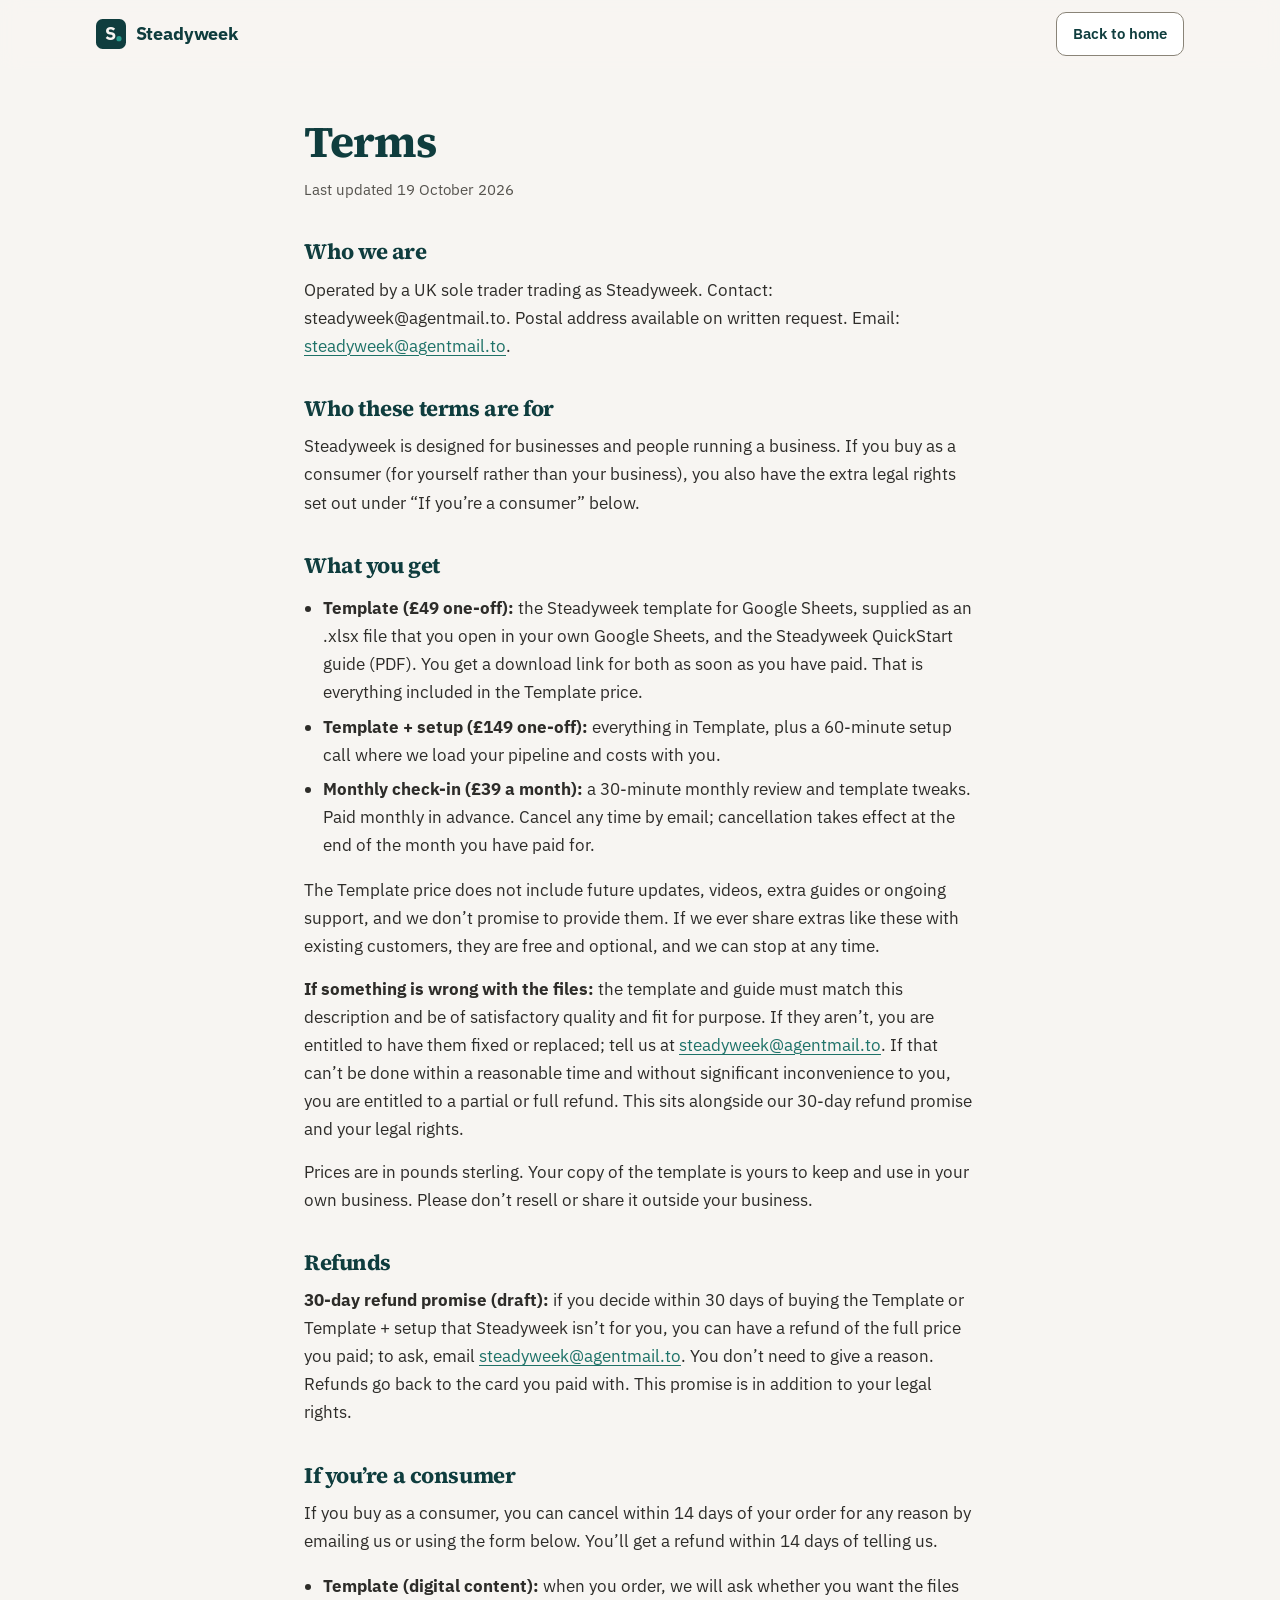
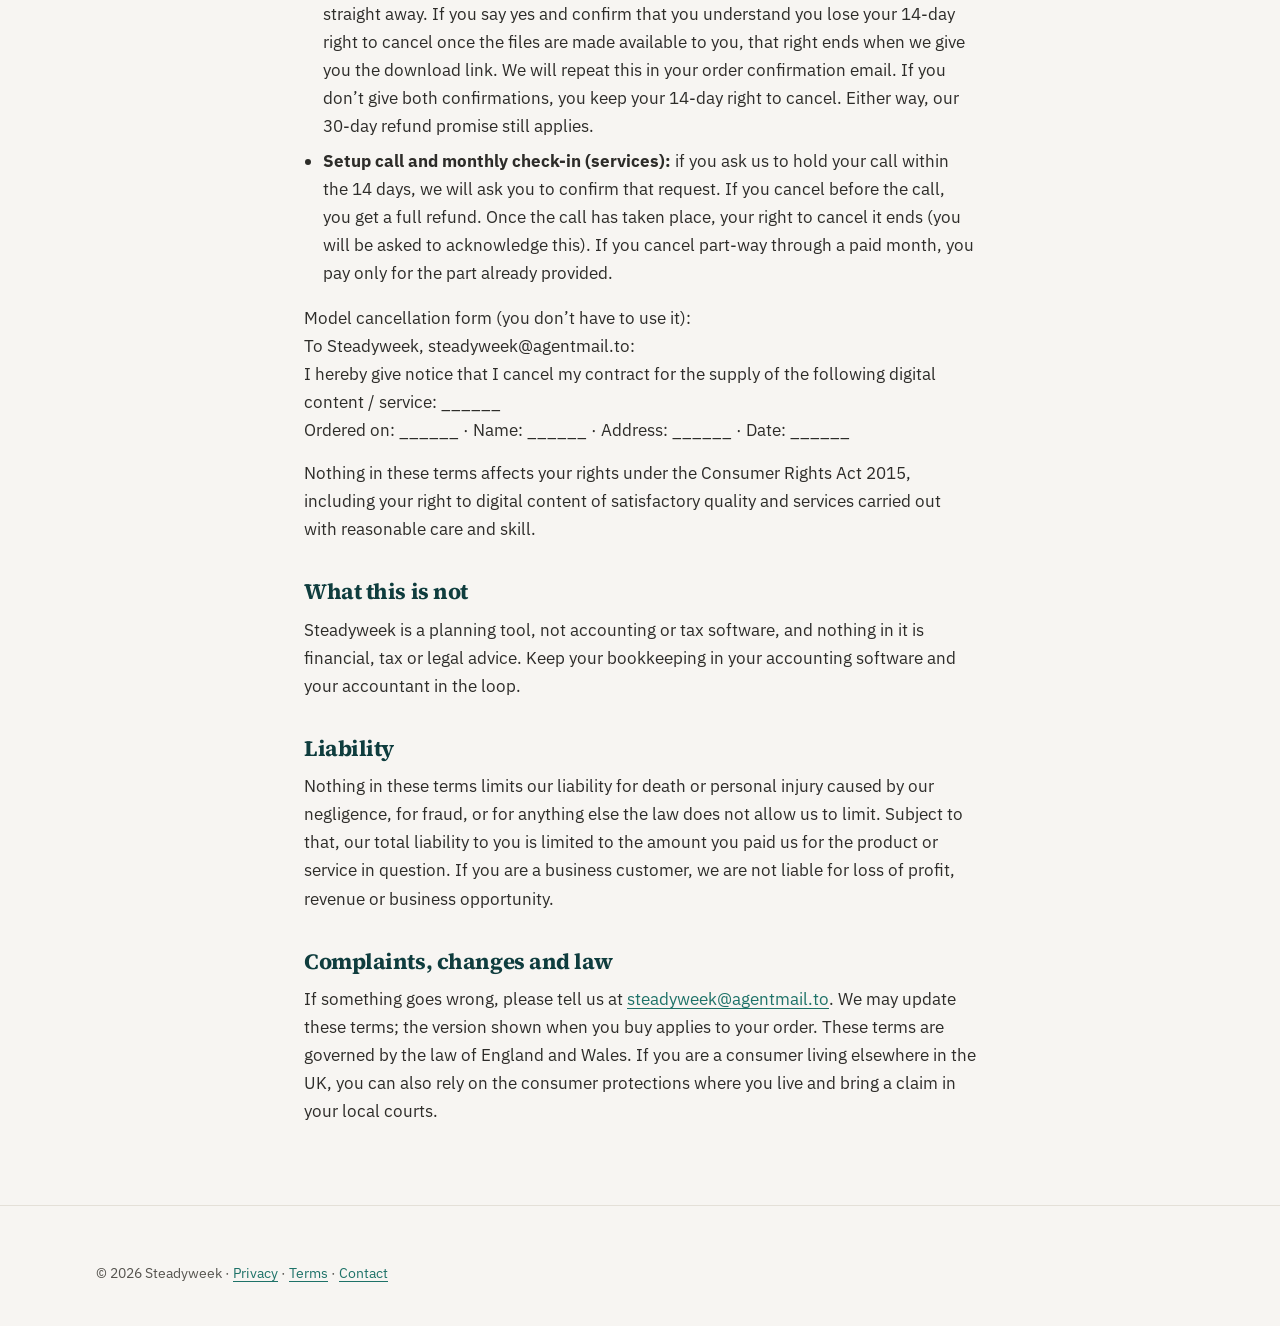
<file: terms.html>
<!doctype html>
<html lang="en-GB">
<head>
  <meta charset="utf-8">
  <meta name="viewport" content="width=device-width, initial-scale=1">
  <meta http-equiv="Content-Security-Policy" content="default-src 'self'; img-src 'self' data: https://localreplyloop.goatcounter.com; style-src 'self'; script-src 'self'; font-src 'self'; form-action 'self'; base-uri 'self'; object-src 'none'">
  <meta name="referrer" content="strict-origin-when-cross-origin">
  <title>Terms — Steadyweek</title>
  <meta name="description" content="Terms for Steadyweek: prices, refunds, what the service is and is not, and liability.">
  <meta name="theme-color" content="#0F3D3E">
  <meta property="og:type" content="website">
  <meta property="og:title" content="Terms — Steadyweek">
  <meta property="og:description" content="Terms for Steadyweek: prices, refunds, what the service is and is not, and liability.">
  <meta property="og:image" content="https://evanturner557-del.github.io/steadyweek/assets/og.png">
  <meta property="og:image:width" content="1200">
  <meta property="og:image:height" content="630">
  <meta property="og:image:alt" content="Steadyweek logo with the headline: Keep pipeline, cash and delivery in one tidy Google Sheet.">
  <meta property="og:site_name" content="Steadyweek">
  <meta property="og:locale" content="en_GB">
  <meta property="og:url" content="https://evanturner557-del.github.io/steadyweek/terms.html">
  <meta name="twitter:card" content="summary_large_image">
  <meta name="twitter:title" content="Terms — Steadyweek">
  <meta name="twitter:description" content="Terms for Steadyweek: prices, refunds, what the service is and is not, and liability.">
  <meta name="twitter:image" content="https://evanturner557-del.github.io/steadyweek/assets/og.png">
  <meta name="twitter:image:alt" content="Steadyweek logo with the headline: Keep pipeline, cash and delivery in one tidy Google Sheet.">
  <link rel="canonical" href="https://evanturner557-del.github.io/steadyweek/terms.html">
  <link rel="icon" href="assets/favicon.svg" type="image/svg+xml">
  <link rel="stylesheet" href="_shared/kit.css">
  <link rel="stylesheet" href="assets/site.css">
  <script src="assets/config.js"></script>
  <script src="assets/analytics.js" defer></script>
  <script src="_shared/kit.js" defer></script>
</head>
<body>
<a class="skip-link" href="#main">Skip to content</a>
<header class="site-header"><div class="container"><a class="brand" href="./"><svg viewBox="0 0 64 64" aria-hidden="true"><rect width="64" height="64" rx="14" fill="#0F3D3E"/><text x="30" y="45" text-anchor="middle" font-family="Source Serif 4, Georgia, serif" font-weight="700" font-size="38" fill="#F7F5F2">S</text><circle cx="49" cy="42" r="5.5" fill="#2A9D8F"/></svg>Steadyweek</a><a class="btn btn--ghost btn--sm x-s1" href="./">Back to home</a></div></header>
<main id="main" class="legal"><div class="container"><h1>Terms</h1><p class="updated">Last updated 19 October 2026</p>
<h2>Who we are</h2>
<p><span>Operated by a UK sole trader trading as Steadyweek. Contact: steadyweek@agentmail.to. Postal address available on written request.</span> Email: <a href="mailto:steadyweek@agentmail.to">steadyweek@agentmail.to</a>.</p>
<h2>Who these terms are for</h2>
<p>Steadyweek is designed for businesses and people running a business. If you buy as a consumer (for yourself rather than your business), you also have the extra legal rights set out under “If you’re a consumer” below.</p>
<h2>What you get</h2>
<ul>
  <li><strong>Template (£49 one-off):</strong> the Steadyweek template for Google Sheets, supplied as an .xlsx file that you open in your own Google Sheets, and the Steadyweek QuickStart guide (PDF). You get a download link for both as soon as you have paid. That is everything included in the Template price.</li>
  <li><strong>Template + setup (£149 one-off):</strong> everything in Template, plus a 60-minute setup call where we load your pipeline and costs with you.</li>
  <li><strong>Monthly check-in (£39 a month):</strong> a 30-minute monthly review and template tweaks. Paid monthly in advance. Cancel any time by email; cancellation takes effect at the end of the month you have paid for.</li>
</ul>
<p>The Template price does not include future updates, videos, extra guides or ongoing support, and we don’t promise to provide them. If we ever share extras like these with existing customers, they are free and optional, and we can stop at any time.</p>
<p><strong>If something is wrong with the files:</strong> the template and guide must match this description and be of satisfactory quality and fit for purpose. If they aren’t, you are entitled to have them fixed or replaced; tell us at <a href="mailto:steadyweek@agentmail.to">steadyweek@agentmail.to</a>. If that can’t be done within a reasonable time and without significant inconvenience to you, you are entitled to a partial or full refund. This sits alongside our 30-day refund promise and your legal rights.</p>
<p>Prices are in pounds sterling. Your copy of the template is yours to keep and use in your own business. Please don’t resell or share it outside your business.</p>
<h2 id="refunds">Refunds</h2>
<p><strong>30-day refund promise <span data-draft="refund">(draft)</span>:</strong> if you decide within 30 days of buying the Template or Template + setup that Steadyweek isn’t for you, you can have a refund of the full price you paid; to ask, email <a href="mailto:steadyweek@agentmail.to">steadyweek@agentmail.to</a>. You don’t need to give a reason. Refunds go back to the card you paid with. This promise is in addition to your legal rights.</p>
<h2>If you’re a consumer</h2>
<p>If you buy as a consumer, you can cancel within 14 days of your order for any reason by emailing us or using the form below. You’ll get a refund within 14 days of telling us.</p>
<ul>
  <li><strong>Template (digital content):</strong> when you order, we will ask whether you want the files straight away. If you say yes and confirm that you understand you lose your 14-day right to cancel once the files are made available to you, that right ends when we give you the download link. We will repeat this in your order confirmation email. If you don’t give both confirmations, you keep your 14-day right to cancel. Either way, our 30-day refund promise still applies.</li>
  <li><strong>Setup call and monthly check-in (services):</strong> if you ask us to hold your call within the 14 days, we will ask you to confirm that request. If you cancel before the call, you get a full refund. Once the call has taken place, your right to cancel it ends (you will be asked to acknowledge this). If you cancel part-way through a paid month, you pay only for the part already provided.</li>
</ul>
<p>Model cancellation form (you don’t have to use it):<br>
To Steadyweek, steadyweek@agentmail.to:<br>
I hereby give notice that I cancel my contract for the supply of the following digital content / service: ______<br>
Ordered on: ______ · Name: ______ · Address: ______ · Date: ______</p>
<p>Nothing in these terms affects your rights under the Consumer Rights Act 2015, including your right to digital content of satisfactory quality and services carried out with reasonable care and skill.</p>
<h2>What this is not</h2>
<p>Steadyweek is a planning tool, not accounting or tax software, and nothing in it is financial, tax or legal advice. Keep your bookkeeping in your accounting software and your accountant in the loop.</p>
<h2>Liability</h2>
<p>Nothing in these terms limits our liability for death or personal injury caused by our negligence, for fraud, or for anything else the law does not allow us to limit. Subject to that, our total liability to you is limited to the amount you paid us for the product or service in question. If you are a business customer, we are not liable for loss of profit, revenue or business opportunity.</p>
<h2>Complaints, changes and law</h2>
<p>If something goes wrong, please tell us at <a href="mailto:steadyweek@agentmail.to">steadyweek@agentmail.to</a>. We may update these terms; the version shown when you buy applies to your order. These terms are governed by the law of England and Wales. If you are a consumer living elsewhere in the UK, you can also rely on the consumer protections where you live and bring a claim in your local courts.</p>

</div></main>
<footer class="site-footer"><div class="container"><div class="footer-base x-s4">
      <span>© <span data-year>2026</span> Steadyweek · <a href="privacy.html">Privacy</a> · <a href="terms.html">Terms</a> · <a href="./#contact">Contact</a></span></div></div></footer>
</body>
</html>
</file>
<file: _shared/kit.css>
@font-face { font-family: "IBM Plex Sans"; font-style: normal; font-weight: 400; font-display: swap; src: url("fonts/ibm-plex-sans-latin-400-normal.woff2") format("woff2"); }
@font-face { font-family: "IBM Plex Sans"; font-style: normal; font-weight: 500; font-display: swap; src: url("fonts/ibm-plex-sans-latin-500-normal.woff2") format("woff2"); }
@font-face { font-family: "IBM Plex Sans"; font-style: normal; font-weight: 600; font-display: swap; src: url("fonts/ibm-plex-sans-latin-600-normal.woff2") format("woff2"); }
@font-face { font-family: "IBM Plex Sans"; font-style: normal; font-weight: 700; font-display: swap; src: url("fonts/ibm-plex-sans-latin-700-normal.woff2") format("woff2"); }
@font-face { font-family: "Source Serif 4"; font-style: normal; font-weight: 600; font-display: swap; src: url("fonts/source-serif-4-latin-600-normal.woff2") format("woff2"); }
@font-face { font-family: "Source Serif 4"; font-style: normal; font-weight: 700; font-display: swap; src: url("fonts/source-serif-4-latin-700-normal.woff2") format("woff2"); }
@font-face { font-family: "IBM Plex Mono"; font-style: normal; font-weight: 500; font-display: swap; src: url("fonts/ibm-plex-mono-latin-500-normal.woff2") format("woff2"); }

:root {
  --ink: #0F3D3E;
  --ink-deep: #0A2C2D;
  --accent: #2A9D8F;
  --accent-strong: #1E7268;
  --accent-soft: #E3F1EE;
  --bg: #F7F5F2;
  --surface: #FFFFFF;
  --tint: #EFEBE4;
  --text: #1A1A1A;
  --muted: #55534E;
  --line: #E4E0D8;
  --line-strong: #CFC8BB;
  --line-input: #8A8478; --warn: #9A4A07;
  --warn-soft: #FBF1E4;
  --ok: #1F7A4C;
  --ok-soft: #E4F2EA;
  --serif: "Source Serif 4", ui-serif, Georgia, serif;
  --sans: "IBM Plex Sans", ui-sans-serif, system-ui, -apple-system, "Segoe UI", sans-serif;
  --mono: "IBM Plex Mono", ui-monospace, monospace;
  --r: 10px;
  --r-lg: 16px;
  --container: 72rem;
  --shadow-1: 0 1px 2px rgba(15,61,62,.06), 0 1px 1px rgba(15,61,62,.04);
  --shadow-2: 0 1px 2px rgba(26,26,26,.05), 0 12px 32px -8px rgba(15,61,62,.14);
  --shadow-3: 0 2px 4px rgba(26,26,26,.04), 0 24px 60px -12px rgba(15,61,62,.22);
  --ease: cubic-bezier(.22,1,.36,1);
}

*, *::before, *::after { box-sizing: border-box; }
html { -webkit-text-size-adjust: 100%; scroll-behavior: smooth; scroll-padding-top: 5rem; }
@media (prefers-reduced-motion: reduce) { html { scroll-behavior: auto; } *, *::before, *::after { transition: none !important; animation: none !important; } }
body { margin: 0; background: var(--bg); color: var(--text); font: 400 1.0625rem/1.65 var(--sans); -webkit-font-smoothing: antialiased; text-rendering: optimizeLegibility; }
img, svg { display: block; max-width: 100%; }
a { color: var(--accent-strong); text-underline-offset: .18em; text-decoration-thickness: 1px; }
a:hover { color: var(--ink); }
:focus-visible { outline: 3px solid var(--accent); outline-offset: 2px; border-radius: 4px; }
h1, h2, h3 { font-family: var(--serif); color: var(--ink); letter-spacing: -.02em; line-height: 1.12; margin: 0; font-weight: 700; }
h3 { font-family: var(--sans); font-size: 1.0625rem; letter-spacing: -.005em; line-height: 1.35; font-weight: 600; }
p { margin: 0; }
.container { width: 100%; max-width: var(--container); margin: 0 auto; padding: 0 1.25rem; }
@media (min-width: 48rem) { .container { padding: 0 2rem; } }
.sr-only { position: absolute; width: 1px; height: 1px; overflow: hidden; clip: rect(0 0 0 0); white-space: nowrap; }
.skip-link { position: absolute; left: 1rem; top: -4rem; z-index: 100; background: var(--ink); color: #fff; padding: .75rem 1rem; border-radius: var(--r); font-weight: 600; }
.skip-link:focus { top: 1rem; color: #fff; }

.announce { background: var(--ink); color: #DCE8E6; font-size: .875rem; }
.announce .container { display: flex; gap: .5rem; align-items: center; justify-content: center; min-height: 2.5rem; text-align: center; padding-top: .35rem; padding-bottom: .35rem; }
.announce strong { color: #fff; font-weight: 600; }
.announce a { color: #fff; }
.dot { width: .5rem; height: .5rem; border-radius: 50%; background: #F2B872; flex: none; box-shadow: 0 0 0 3px rgba(242,184,114,.25); }

.site-header { position: sticky; top: 0; z-index: 50; background: rgba(247,245,242,.88); backdrop-filter: saturate(1.4) blur(10px); -webkit-backdrop-filter: saturate(1.4) blur(10px); border-bottom: 1px solid transparent; transition: border-color .2s; }
.site-header.is-scrolled { border-bottom-color: var(--line); }
.site-header .container { display: flex; align-items: center; gap: 1.5rem; min-height: 4.25rem; }
.brand { display: inline-flex; align-items: center; gap: .6rem; color: var(--ink); text-decoration: none; font-weight: 700; font-size: 1.125rem; letter-spacing: -.01em; min-height: 44px; }
.brand svg { width: 30px; height: 30px; flex: none; }
.nav { display: none; margin-left: auto; gap: .25rem; align-items: center; }
.nav a { color: var(--text); text-decoration: none; font-size: .9375rem; font-weight: 500; padding: .6rem .8rem; border-radius: 8px; min-height: 44px; display: inline-flex; align-items: center; }
.nav a:hover { background: var(--tint); color: var(--ink); }
.site-header .header-cta { display: none; }
.nav-toggle { margin-left: auto; display: inline-flex; align-items: center; justify-content: center; width: 44px; height: 44px; border: 1px solid var(--line-input); background: var(--surface); border-radius: var(--r); cursor: pointer; color: var(--ink); }
.nav-toggle svg { width: 20px; height: 20px; }
.mobile-nav { display: none; border-top: 1px solid var(--line); background: var(--bg); }
.mobile-nav.is-open { display: block; }
.mobile-nav a { display: flex; align-items: center; min-height: 52px; padding: 0 1.25rem; color: var(--text); text-decoration: none; font-weight: 500; border-bottom: 1px solid var(--line); }
.mobile-nav .btn { margin: 1rem 1.25rem 1.25rem; display: flex; }
.mobile-nav .btn--primary, .mobile-nav .btn--primary:hover { color: #fff; }
@media (min-width: 60rem) {
  .nav { display: flex; }
  .site-header .header-cta { display: inline-flex; margin-left: .75rem; }
  .nav-toggle, .mobile-nav, .mobile-nav.is-open { display: none; }
}

.btn { display: inline-flex; align-items: center; justify-content: center; gap: .5rem; min-height: 48px; padding: .75rem 1.25rem; border-radius: var(--r); font: 600 1rem/1.2 var(--sans); text-decoration: none; border: 1px solid transparent; cursor: pointer; transition: background-color .15s var(--ease), box-shadow .15s var(--ease), transform .15s var(--ease), color .15s; white-space: nowrap; }
.btn--primary { background: var(--accent-strong); color: #fff; box-shadow: 0 1px 0 rgba(255,255,255,.15) inset, 0 1px 2px rgba(10,44,45,.25); }
.btn--primary:hover { background: var(--ink); color: #fff; transform: translateY(-1px); box-shadow: 0 6px 16px -4px rgba(15,61,62,.4); }
.btn--ghost { background: var(--surface); color: var(--ink); border-color: var(--line-input); }
.btn--ghost:hover { border-color: var(--ink); color: var(--ink); }
.btn--sm { min-height: 44px; padding: .55rem 1rem; font-size: .9375rem; }
.btn--block { width: 100%; }
.btn svg { width: 18px; height: 18px; }
.btn-row { display: flex; flex-wrap: wrap; gap: .75rem; }
.tag { display: inline-flex; align-items: center; gap: .4rem; font: 600 .75rem/1 var(--sans); letter-spacing: .06em; text-transform: uppercase; color: var(--accent-strong); background: var(--accent-soft); padding: .45rem .7rem; border-radius: 999px; }
.tag--warn { color: var(--warn); background: var(--warn-soft); }
.eyebrow { font: 600 .8125rem/1.2 var(--sans); letter-spacing: .08em; text-transform: uppercase; color: var(--accent-strong); margin-bottom: .9rem; display: block; }

.hero { padding: 3rem 0 3.5rem; position: relative; overflow: hidden; }
.hero::before { content: ""; position: absolute; inset: -30% -10% auto 40%; height: 620px; background: radial-gradient(closest-side, rgba(42,157,143,.14), transparent 70%); pointer-events: none; }
.hero__grid { display: grid; gap: 2.75rem; align-items: center; position: relative; }
.hero h1 { font-size: clamp(2.25rem, 6.2vw, 3.6rem); max-width: 18ch; }
.hero .lede { font-size: clamp(1.0625rem, 1.6vw, 1.2rem); color: var(--muted); margin-top: 1.25rem; max-width: 36rem; }
.hero .lede strong { color: var(--text); font-weight: 600; }
.hero .btn-row { margin-top: 1.75rem; }
@media (max-width: 39.99rem) { .hero .btn-row .btn { flex: 1 1 100%; } }
.nowrap { white-space: nowrap; }
.assurances { display: flex; flex-wrap: wrap; gap: .5rem 1.25rem; margin: 1.5rem 0 0; padding: 0; list-style: none; font-size: .9375rem; color: var(--muted); }
.assurances li { display: inline-flex; align-items: center; gap: .45rem; }
.assurances svg { width: 18px; height: 18px; color: var(--ok); flex: none; }
@media (min-width: 60rem) { .hero { padding: 4.5rem 0 5rem; } .hero__grid { grid-template-columns: 1.08fr .92fr; gap: 3.5rem; } }

.mock { position: relative; }
.mock__frame { background: var(--surface); border: 1px solid var(--line); border-radius: var(--r-lg); box-shadow: var(--shadow-3); padding: 1.1rem; }
.mock__bar { display: flex; align-items: center; justify-content: space-between; gap: .75rem; padding: .1rem .2rem .9rem; border-bottom: 1px solid var(--line); margin-bottom: 1rem; font-size: .8125rem; color: var(--muted); }
.mock__bar b { color: var(--ink); font-weight: 600; }
.review { border: 1px solid var(--line); border-radius: var(--r); padding: .95rem 1rem; background: #FCFBF9; }
.review__head { display: flex; align-items: center; gap: .65rem; margin-bottom: .45rem; }
.avatar { width: 32px; height: 32px; border-radius: 50%; display: grid; place-items: center; font: 600 .8125rem var(--sans); color: #fff; background: #7A6F5E; flex: none; }
.review__who { font-weight: 600; font-size: .9375rem; line-height: 1.2; }
.review__meta { font-size: .8125rem; color: var(--muted); }
.stars { display: inline-flex; gap: 1px; color: #C9821B; vertical-align: -2px; }
.stars svg { width: 14px; height: 14px; }
.stars .off { color: var(--line-input); }
.review p { font-size: .9375rem; line-height: 1.55; }
.draft { margin-top: .85rem; border: 1px solid #BFDDD7; background: var(--accent-soft); border-radius: var(--r); padding: .95rem 1rem; }
.draft__label { display: flex; align-items: center; justify-content: space-between; font: 600 .75rem/1 var(--sans); letter-spacing: .05em; text-transform: uppercase; color: var(--accent-strong); margin-bottom: .55rem; }
.draft p { font-size: .9375rem; line-height: 1.55; color: #17302F; }
.mock__actions { display: flex; gap: .6rem; margin-top: .9rem; align-items: center; }
.mock__actions .btn { min-height: 44px; font-size: .9375rem; }
.mock__note { margin-left: auto; font-size: .8125rem; color: var(--muted); }
.mock__caption { margin-top: 1.1rem; font-size: .8125rem; color: var(--muted); text-align: center; }
.float-chip { position: absolute; display: none; align-items: center; gap: .5rem; background: var(--surface); border: 1px solid var(--line); border-radius: 999px; padding: .5rem .85rem .5rem .55rem; box-shadow: var(--shadow-2); font-size: .8125rem; font-weight: 600; color: var(--ink); }
.float-chip i { width: 24px; height: 24px; border-radius: 50%; display: grid; place-items: center; background: var(--ok-soft); color: var(--ok); font-style: normal; }
@media (min-width: 60rem) { .float-chip { display: inline-flex; } .float-chip--a { left: -1.75rem; bottom: .9rem; } .float-chip--b { right: -1rem; top: -1rem; } }

.section { padding: 4.5rem 0; }
.section--tint { background: var(--surface); border-top: 1px solid var(--line); border-bottom: 1px solid var(--line); }
.section--ink { background: var(--ink); color: #DCE8E6; }
.section--ink h2, .section--ink h3 { color: #fff; }
.section-head { max-width: 42rem; margin-bottom: 2.5rem; }
.section-head h2 { font-size: clamp(1.75rem, 3.6vw, 2.5rem); }
.section-head p { color: var(--muted); margin-top: .9rem; font-size: 1.0625rem; }
.section--ink .section-head p { color: #B8C9C7; }
.center { text-align: center; margin-left: auto; margin-right: auto; }
@media (min-width: 60rem) { .section { padding: 6rem 0; } }

.grid { display: grid; gap: 1.25rem; }
@media (min-width: 40rem) { .grid--2, .grid--3 { grid-template-columns: repeat(2, 1fr); } }
@media (min-width: 60rem) { .grid--3 { grid-template-columns: repeat(3, 1fr); } }
.card { background: var(--surface); border: 1px solid var(--line); border-radius: var(--r-lg); padding: 1.5rem; box-shadow: var(--shadow-1); }
.card h3 { margin-bottom: .45rem; }
.card p { color: var(--muted); font-size: 1rem; }
.icon { width: 44px; height: 44px; border-radius: 12px; display: grid; place-items: center; background: var(--accent-soft); color: var(--accent-strong); margin-bottom: 1rem; }
.icon svg { width: 22px; height: 22px; }

.contrast { display: grid; gap: 1.25rem; }
@media (min-width: 48rem) { .contrast { grid-template-columns: 1fr 1fr; } }
.contrast .card--before { background: #FBFAF8; }
.contrast ul { list-style: none; margin: .75rem 0 0; padding: 0; display: grid; gap: .65rem; }
.contrast li { display: flex; gap: .6rem; align-items: flex-start; color: var(--text); font-size: 1rem; }
.contrast li svg { width: 20px; height: 20px; flex: none; margin-top: .15rem; }
.x { color: #A8452F; } .ok { color: var(--ok); }

.steps { display: grid; gap: 1.25rem; counter-reset: s; }
@media (min-width: 60rem) { .steps { grid-template-columns: repeat(3, 1fr); } }
.step { position: relative; padding: 1.5rem; border-radius: var(--r-lg); background: var(--surface); border: 1px solid var(--line); }
.step__n { font: 500 .8125rem/1 var(--mono); color: var(--accent-strong); background: var(--accent-soft); padding: .4rem .55rem; border-radius: 6px; display: inline-block; margin-bottom: 1rem; }
.step p { color: var(--muted); font-size: 1rem; }

.pricing { display: grid; gap: 1.25rem; align-items: stretch; }
@media (min-width: 60rem) { .pricing { grid-template-columns: repeat(3, 1fr); } }
.tier { position: relative; display: flex; flex-direction: column; background: var(--surface); border: 1px solid var(--line); border-radius: var(--r-lg); padding: 1.75rem 1.5rem 1.5rem; box-shadow: var(--shadow-1); }
.tier--featured { border: 2px solid var(--accent-strong); box-shadow: var(--shadow-2); }
.tier__badge { position: absolute; top: -.8rem; left: 1.5rem; background: var(--accent-strong); color: #fff; font: 600 .75rem/1 var(--sans); letter-spacing: .05em; text-transform: uppercase; padding: .45rem .7rem; border-radius: 999px; }
.tier h3 { font-size: 1.125rem; }
.tier__for { color: var(--muted); font-size: .9375rem; margin-top: .25rem; min-height: 2.9em; }
.price { display: flex; align-items: baseline; gap: .35rem; margin: 1.1rem 0 1.25rem; font-family: var(--serif); color: var(--ink); }
.price b { font-size: 2.75rem; line-height: 1; letter-spacing: -.03em; font-weight: 700; }
.price span { font: 500 .9375rem var(--sans); color: var(--muted); }
.checks { list-style: none; padding: 0; margin: 0 0 1.5rem; display: grid; gap: .6rem; font-size: .9688rem; }
.checks li { display: flex; gap: .6rem; align-items: flex-start; }
.checks svg { width: 18px; height: 18px; color: var(--ok); flex: none; margin-top: .2rem; }
.tier .cta-wrap { margin-top: auto; }
.test-note { display: flex; gap: .45rem; align-items: flex-start; margin-top: .75rem; font-size: .8125rem; color: var(--warn); line-height: 1.45; }
.test-note svg { width: 16px; height: 16px; flex: none; margin-top: .1rem; }
.tier .sub { margin-top: .75rem; font-size: .8125rem; color: var(--muted); text-align: center; }
.guarantee { margin-top: 1.5rem; display: grid; gap: 1rem; align-items: center; background: var(--surface); border: 1px dashed var(--line-strong); border-radius: var(--r-lg); padding: 1.25rem 1.5rem; }
@media (min-width: 48rem) { .guarantee { grid-template-columns: auto 1fr auto; } }
.guarantee .icon { margin: 0; background: var(--ok-soft); color: var(--ok); }
.guarantee p { color: var(--muted); font-size: .9688rem; }
.guarantee strong { color: var(--text); }
.fineprint { font-size: .875rem; color: var(--muted); margin-top: 1rem; }

.compare { width: 100%; border-collapse: separate; border-spacing: 0; background: var(--surface); border: 1px solid var(--line); border-radius: var(--r-lg); overflow: hidden; font-size: .9688rem; }
.compare th, .compare td { padding: .9rem 1rem; text-align: left; border-bottom: 1px solid var(--line); vertical-align: top; }
.compare thead th { background: #FBFAF8; font-weight: 600; color: var(--ink); font-size: .875rem; }
.compare tbody tr:last-child td, .compare tbody tr:last-child th { border-bottom: 0; }
.compare tbody th { font-weight: 600; color: var(--text); }
.compare .us { background: rgba(227,241,238,.45); }
.table-scroll { overflow-x: auto; -webkit-overflow-scrolling: touch; border-radius: var(--r-lg); }
.table-scroll .compare { min-width: 40rem; }

.checker { display: grid; gap: 1.5rem; }
@media (min-width: 60rem) { .checker { grid-template-columns: 1.2fr .8fr; align-items: start; } }
.checker fieldset { border: 0; margin: 0; padding: 0; display: grid; gap: .6rem; }
.checker legend { font-weight: 600; margin-bottom: .75rem; color: var(--ink); }
.check-row { display: flex; gap: .8rem; align-items: flex-start; padding: .85rem 1rem; border: 1px solid var(--line); border-radius: var(--r); background: var(--surface); cursor: pointer; min-height: 52px; }
.check-row:hover { border-color: var(--line-strong); }
.check-row input { width: 20px; height: 20px; margin: .15rem 0 0; accent-color: var(--accent-strong); flex: none; }
.check-row span { font-size: .9688rem; }
.score { position: sticky; top: 6rem; text-align: center; }
.score .score__num { font: 700 3.5rem/1 var(--serif); color: var(--ink); letter-spacing: -.03em; }
.score__bar { height: 8px; background: var(--tint); border-radius: 999px; overflow: hidden; margin: 1rem 0; }
.score__bar i { display: block; height: 100%; width: 0; background: var(--accent-strong); border-radius: 999px; transition: width .3s var(--ease); }
.score p { color: var(--muted); font-size: .9375rem; }

.faq { display: grid; gap: .75rem; max-width: 48rem; }
.faq details { background: var(--surface); border: 1px solid var(--line); border-radius: var(--r); }
.faq summary { list-style: none; cursor: pointer; padding: 1.1rem 1.25rem; font-weight: 600; display: flex; justify-content: space-between; align-items: center; gap: 1rem; min-height: 56px; }
.faq summary::-webkit-details-marker { display: none; }
.faq summary::after { content: ""; width: 10px; height: 10px; border-right: 2px solid var(--ink); border-bottom: 2px solid var(--ink); transform: rotate(45deg); transition: transform .2s var(--ease); flex: none; margin-top: -4px; }
.faq details[open] summary::after { transform: rotate(-135deg); margin-top: 4px; }
.faq details p { padding: 0 1.25rem 1.2rem; color: var(--muted); }

.note-card { display: grid; gap: 1.5rem; align-items: center; background: var(--surface); border: 1px solid var(--line); border-radius: var(--r-lg); padding: 2rem; }
@media (min-width: 60rem) { .note-card { grid-template-columns: 1fr 1fr; padding: 2.5rem; } }
.note-card blockquote { margin: 0; font: 600 1.35rem/1.4 var(--serif); color: var(--ink); letter-spacing: -.01em; }
.promise-list { list-style: none; margin: 0; padding: 0; display: grid; gap: .7rem; }
.promise-list li { display: flex; gap: .6rem; align-items: flex-start; }
.promise-list svg { width: 20px; height: 20px; color: var(--ok); flex: none; margin-top: .15rem; }

.contact-grid { display: grid; gap: 2rem; }
@media (min-width: 60rem) { .contact-grid { grid-template-columns: .85fr 1.15fr; gap: 3rem; } }
.form { display: grid; gap: 1rem; background: var(--surface); border: 1px solid var(--line); border-radius: var(--r-lg); padding: 1.5rem; box-shadow: var(--shadow-1); }
@media (min-width: 40rem) { .form .row-2 { display: grid; grid-template-columns: 1fr 1fr; gap: 1rem; } }
.field { display: grid; gap: .4rem; }
.field label { font-weight: 600; font-size: .9375rem; }
.field input, .field select, .field textarea { width: 100%; font: 400 1rem/1.4 var(--sans); color: var(--text); background: #FDFCFB; border: 1px solid var(--line-input); border-radius: 8px; padding: .75rem .85rem; min-height: 48px; }
.field textarea { min-height: 7.5rem; resize: vertical; }
.field input:focus, .field select:focus, .field textarea:focus { outline: none; border-color: var(--accent-strong); box-shadow: 0 0 0 3px rgba(42,157,143,.22); }
.field input:focus-visible, .field select:focus-visible, .field textarea:focus-visible { outline: 3px solid var(--accent); outline-offset: 2px; }
.hint { font-size: .8125rem; color: var(--muted); }
.form-status { display: none; padding: .9rem 1rem; border-radius: 8px; background: var(--ok-soft); color: #174F33; font-size: .9375rem; }
.form-status.is-visible { display: block; }
.contact-points { list-style: none; padding: 0; margin: 1.5rem 0 0; display: grid; gap: 1rem; }
.contact-points li { display: flex; gap: .8rem; align-items: flex-start; }
.contact-points .icon { margin: 0; width: 40px; height: 40px; }
.contact-points b { display: block; color: var(--text); }
.contact-points span { color: var(--muted); font-size: .9375rem; }

.final-cta { text-align: center; }
.final-cta h2 { font-size: clamp(1.9rem, 4vw, 2.75rem); color: #fff; max-width: 22ch; margin: 0 auto; }
.final-cta p { color: #B8C9C7; margin: 1rem auto 0; max-width: 34rem; }
.final-cta .btn-row { justify-content: center; margin-top: 2rem; }
.btn--light { background: #fff; color: var(--ink); }
.btn--light:hover { background: var(--accent-soft); color: var(--ink); }
.btn--outline-light { border-color: rgba(255,255,255,.5); color: #fff; background: transparent; }
.btn--outline-light:hover { border-color: #fff; color: #fff; }

.site-footer { padding: 3.5rem 0 2.5rem; border-top: 1px solid var(--line); font-size: .9375rem; color: var(--muted); }
.footer-grid { display: grid; gap: 2rem; }
@media (min-width: 48rem) { .footer-grid { grid-template-columns: 1.5fr 1fr 1fr; } }
.site-footer h2 { font: 600 .8125rem/1 var(--sans); letter-spacing: .06em; text-transform: uppercase; color: var(--ink); margin-bottom: 1rem; }
.site-footer ul { list-style: none; padding: 0; margin: 0; display: grid; gap: .1rem; }
.site-footer ul a { color: var(--muted); text-decoration: none; display: inline-flex; min-height: 44px; align-items: center; }
.site-footer ul a:hover { color: var(--ink); text-decoration: underline; }
.footer-base { margin-top: 2.5rem; padding-top: 1.5rem; border-top: 1px solid var(--line); display: flex; flex-wrap: wrap; gap: .5rem 1.5rem; justify-content: space-between; font-size: .875rem; }

.legal { padding: 3rem 0 5rem; }
.legal .container { max-width: 46rem; }
.legal h1 { font-size: clamp(2rem, 5vw, 2.75rem); }
.legal .updated { color: var(--muted); margin: .75rem 0 2rem; font-size: .9375rem; }
.legal h2 { font-size: 1.375rem; margin: 2.25rem 0 .75rem; }
.legal p, .legal li { color: #2D2C29; }
.legal p + p { margin-top: .9rem; }
.legal ul { padding-left: 1.2rem; display: grid; gap: .4rem; }
.callout { background: var(--warn-soft); border: 1px solid #EBD3B3; border-radius: var(--r); padding: 1rem 1.25rem; color: #5B3A12; font-size: .9375rem; }

.paused-banner { display: none; background: var(--warn); color: #fff; text-align: center; padding: .75rem 1rem; font-weight: 600; }
html[data-paused="true"] .paused-banner { display: block; }
html[data-paused="true"] [data-cta="checkout"] { pointer-events: none; opacity: .5; }

.reveal { opacity: 1; transform: none; }
.js .reveal { opacity: 0; transform: translateY(12px); transition: opacity .5s var(--ease), transform .5s var(--ease); }
.js .reveal.is-in { opacity: 1; transform: none; }

.browser { background: var(--surface); border: 1px solid var(--line); border-radius: var(--r-lg); box-shadow: var(--shadow-3); overflow: hidden; }
.browser__bar { display: flex; align-items: center; gap: .5rem; padding: .7rem .9rem; background: #FBFAF8; border-bottom: 1px solid var(--line); }
.browser__bar i { width: 10px; height: 10px; border-radius: 50%; background: var(--line-strong); }
.browser__url { margin-left: .5rem; flex: 1; background: var(--surface); border: 1px solid var(--line); border-radius: 999px; padding: .3rem .8rem; font: 500 .8125rem var(--mono); color: var(--muted); }
.browser__body { padding: 1.5rem 1.5rem 1.75rem; }
.browser__nav { display: flex; justify-content: space-between; align-items: center; font-size: .8125rem; color: var(--muted); margin-bottom: 1.5rem; }
.browser__nav b { color: var(--ink); font-size: .9375rem; }
.browser__h { font: 700 1.6rem/1.15 var(--serif); color: var(--ink); letter-spacing: -.02em; }
.browser__p { color: var(--muted); font-size: .9375rem; margin-top: .6rem; }
.browser__cta { display: inline-flex; margin-top: 1rem; background: var(--accent-strong); color: #fff; border-radius: 8px; padding: .55rem .9rem; font-weight: 600; font-size: .875rem; }
.browser__tiles { display: grid; grid-template-columns: repeat(3, 1fr); gap: .6rem; margin-top: 1.25rem; }
.browser__tiles span { height: 56px; border-radius: 8px; background: var(--tint); }
.sheet { background: var(--surface); border: 1px solid var(--line); border-radius: var(--r-lg); box-shadow: var(--shadow-3); overflow: hidden; font-size: .875rem; }
.sheet__head { display: flex; justify-content: space-between; align-items: center; padding: .8rem 1rem; border-bottom: 1px solid var(--line); background: #FBFAF8; }
.sheet__head b { color: var(--ink); }
.sheet__tabs { display: flex; gap: .25rem; padding: .5rem .75rem 0; border-bottom: 1px solid var(--line); background: #FBFAF8; }
.sheet__tabs span { padding: .45rem .7rem; border-radius: 6px 6px 0 0; font-size: .8125rem; color: var(--muted); }
.sheet__tabs span.on { background: var(--surface); color: var(--ink); font-weight: 600; border: 1px solid var(--line); border-bottom-color: var(--surface); margin-bottom: -1px; }
.sheet table { width: 100%; border-collapse: collapse; }
.sheet th, .sheet td { text-align: left; padding: .7rem 1rem; border-bottom: 1px solid var(--line); }
.sheet th { font: 600 .75rem var(--sans); text-transform: uppercase; letter-spacing: .05em; color: var(--muted); background: #FDFCFB; }
.sheet td:first-child { font-weight: 600; color: var(--ink); }
.flag { display: inline-block; padding: .2rem .5rem; border-radius: 999px; background: var(--warn-soft); color: var(--warn); font-size: .75rem; font-weight: 600; }
.flag--ok { background: var(--ok-soft); color: var(--ok); }
.calc { background: var(--surface); border: 1px solid var(--line); border-radius: var(--r-lg); box-shadow: var(--shadow-3); padding: 1.5rem; display: grid; gap: 1rem; }
.calc .field input { font-size: 1.0625rem; }
.calc__out { background: var(--accent-soft); border-radius: var(--r); padding: 1.1rem 1.2rem; }
.calc__out small { display: block; font: 600 .75rem var(--sans); letter-spacing: .06em; text-transform: uppercase; color: var(--accent-strong); }
.calc__out strong { display: block; font: 700 2.25rem/1.1 var(--serif); color: var(--ink); letter-spacing: -.02em; margin-top: .3rem; }
.calc__out p { font-size: .9375rem; color: #17302F; margin-top: .35rem; }
.soon { display: inline-flex; align-items: center; gap: .4rem; font-size: .8125rem; color: var(--muted); margin-top: .75rem; }

.launch-state { display: flex; align-items: center; justify-content: center; gap: .5rem; margin: 0; padding: .8rem 1rem; border: 1px dashed #BFDDD7; border-radius: 999px; background: var(--accent-soft); color: var(--accent-strong); font: 600 .9375rem/1.2 var(--sans); text-align: center; }
.launch-state svg { width: 18px; height: 18px; flex: none; }
.launch-card { max-width: 56rem; margin: 0 auto; text-align: center; background: var(--surface); border: 1px solid var(--line); border-radius: var(--r-lg); padding: clamp(1.75rem, 4vw, 3rem); box-shadow: var(--shadow-2); }
.launch-card h2 { font-size: clamp(1.75rem, 3.6vw, 2.5rem); }
.launch-card > p { color: var(--muted); margin: .9rem auto 0; max-width: 36rem; font-size: 1.0625rem; }
.launch-facts { list-style: none; padding: 0; margin: 1.75rem 0 0; display: grid; gap: .75rem; text-align: left; }
@media (min-width: 720px) { .launch-facts { grid-template-columns: repeat(3, 1fr); } }
.launch-facts li { display: flex; gap: .7rem; align-items: flex-start; font-size: .9375rem; color: var(--text); background: var(--bg); border-radius: 12px; padding: .85rem .9rem; }
.launch-facts .icon { width: 34px; height: 34px; border-radius: 10px; margin: 0; flex: none; }
.launch-facts .icon svg { width: 18px; height: 18px; }

.section--ink a:not(.btn){color:#fff;text-decoration:underline}
.pricing--single { max-width: 30rem; margin-inline: auto; }
@media (min-width: 60rem) { .pricing.pricing--single { grid-template-columns: 1fr; } }
.tier-more { max-width: 64rem; margin: 1.25rem auto 0; text-align: center; color: var(--muted); font-size: .9375rem; line-height: 1.6; }
.tier-more a { font-weight: 600; white-space: nowrap; }

.site-header .header-link { display: inline-flex; color: var(--ink); font-weight: 600; text-decoration: underline; text-underline-offset: .2em; min-height: 44px; align-items: center; padding: 0 .25rem; }
@media (max-width: 59.99rem) { .site-header .header-link { display: none; } }
.btn-row .text-link { display: inline-flex; align-items: center; min-height: 48px; padding: 0 .25rem; color: var(--ink); font-weight: 600; text-decoration: underline; text-underline-offset: .2em; }
.btn-row .text-link:hover, .site-header .header-link:hover { color: var(--accent-strong); }
</file>
<file: assets/site.css>
.x-s1{margin-left:auto !important}
.x-s2{font-size:1.125rem !important;color:var(--muted) !important}
.x-s3{margin-top:1.5rem !important}
.x-s4{margin-top:0 !important;border-top:0 !important;padding-top:0 !important}
.x-s5{position:absolute !important}
.x-s6{margin:0 !important}
.x-s7{margin-top:1.25rem !important}
.x-s8{font-size:clamp(1.75rem,3.6vw,2.5rem) !important}
.x-s9{color:var(--muted) !important;margin-top:.9rem !important}
.x-s10{margin-top:.75rem !important;max-width:22rem !important}

.footer-legal{margin:12px 0 0;font-size:.8125rem;line-height:1.5;opacity:.8}
.footer-legal a{color:inherit}
</file>
